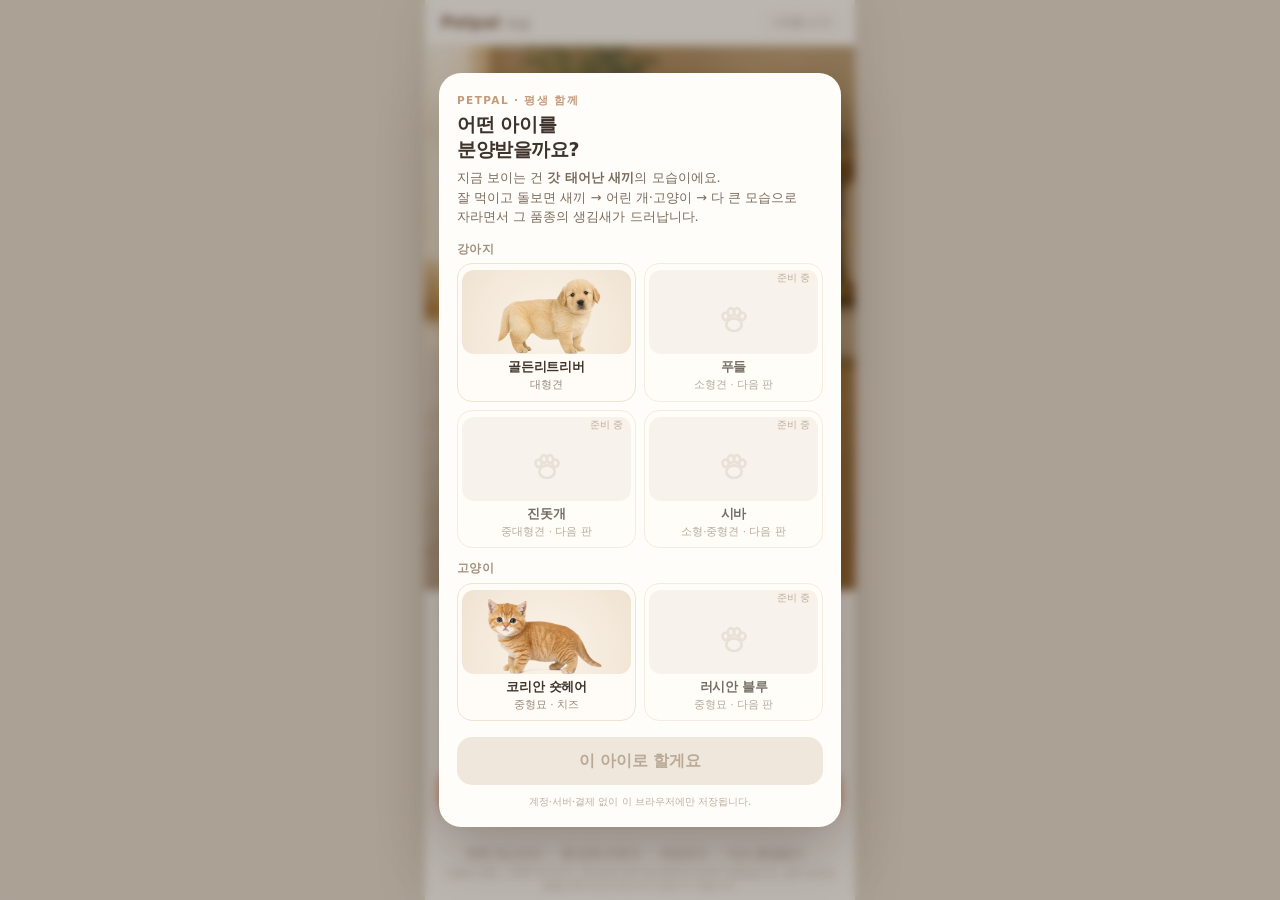
<file: index.html>
<!DOCTYPE html>
<html lang="ko">
<head>
<meta charset="utf-8" />
<meta name="viewport" content="width=device-width, initial-scale=1, viewport-fit=cover" />
<meta name="color-scheme" content="light" />
<title>펫팔 Petpal — 평생 함께</title>
<link rel="stylesheet" href="style.css" />
</head>
<body>
<div id="app">

  <header class="topbar">
    <div class="brand"><span class="brand-en">Petpal</span><span class="brand-kr">펫팔</span></div>
    <div class="ver">시제품 v1.0</div>
  </header>

  <main class="stage" id="stage" data-tod="day">
    <div class="scene" id="scene" aria-hidden="true"></div>
    <div class="scrim" aria-hidden="true"></div>
    <div class="petShadow" id="petShadow" aria-hidden="true"></div>

    <div class="petBox" id="petBox">
      <img class="petLayer" id="petA" alt="" draggable="false" />
      <img class="petLayer" id="petB" alt="" draggable="false" />
    </div>

    <div class="props" aria-hidden="true">
      <div class="prop bowl" id="bowlFood">
        <svg viewBox="0 0 64 40"><ellipse cx="32" cy="36" rx="26" ry="4" fill="#000" opacity=".10"/><path d="M6 12h52a3 3 0 0 1 3 3.2C60 26 48 34 32 34S4 26 3 15.2A3 3 0 0 1 6 12Z" fill="#C9834E"/><ellipse cx="32" cy="12" rx="26" ry="5" fill="#8A5A33"/><circle cx="24" cy="11" r="3" fill="#A9703F"/><circle cx="32" cy="10" r="3.2" fill="#A9703F"/><circle cx="40" cy="11" r="2.8" fill="#A9703F"/></svg>
      </div>
      <div class="prop bowl" id="bowlWater">
        <svg viewBox="0 0 64 40"><ellipse cx="32" cy="36" rx="26" ry="4" fill="#000" opacity=".10"/><path d="M6 12h52a3 3 0 0 1 3 3.2C60 26 48 34 32 34S4 26 3 15.2A3 3 0 0 1 6 12Z" fill="#9FB9C9"/><ellipse cx="32" cy="12" rx="26" ry="5" fill="#6FA3C4"/><ellipse cx="32" cy="12" rx="20" ry="3.4" fill="#BFE0F2"/></svg>
      </div>
      <div class="prop toy" id="toyBall">
        <svg viewBox="0 0 40 40"><circle cx="20" cy="21" r="13" fill="#EE9AA8"/><path d="M8 15c7 4 17 4 24 0" stroke="#FFF6F0" stroke-width="2.4" fill="none" opacity=".85"/><ellipse cx="20" cy="35" rx="12" ry="2.6" fill="#000" opacity=".10"/></svg>
      </div>
    </div>

    <div class="effects" id="effects" aria-hidden="true"></div>
    <div class="bubble" id="bubble" hidden></div>
    <p class="stageTag" id="stageTag" hidden></p>
    <p class="narration" id="narration"></p>
  </main>

  <section class="panel">
    <div class="who">
      <span class="name" id="whoName">이름</span>
      <span class="meta" id="whoMeta"></span>
    </div>
    <div class="bars">
      <div class="barRow">
        <span class="bl">배부름</span>
        <span class="track"><i id="barFull" class="full"></i></span>
        <span class="bv" id="numFull">0</span>
      </div>
      <div class="barRow">
        <span class="bl">기분</span>
        <span class="track"><i id="barMood" class="mood"></i></span>
        <span class="bv" id="numMood">0</span>
      </div>
      <div class="barRow">
        <span class="bl">성장</span>
        <span class="track"><i id="barGrow" class="grow"></i></span>
        <span class="bv" id="numGrow">새끼</span>
      </div>
    </div>
    <p class="stall" id="stall" hidden></p>
  </section>

  <section class="controls">
    <div class="careRow">
      <button type="button" class="care" id="btnFeed">
        <svg viewBox="0 0 24 24" aria-hidden="true"><path d="M3.2 11.6h17.6a1 1 0 0 1 1 1.1C21.3 17.3 17.4 20.6 12 20.6S2.7 17.3 2.2 12.7a1 1 0 0 1 1-1.1Z" fill="currentColor"/><circle cx="9" cy="9.4" r="1.5" fill="#fff" opacity=".85"/><circle cx="13" cy="8.6" r="1.4" fill="#fff" opacity=".85"/><circle cx="16.4" cy="9.6" r="1.3" fill="#fff" opacity=".85"/></svg>
        <span>밥</span>
      </button>
      <button type="button" class="care" id="btnWater">
        <svg viewBox="0 0 24 24" aria-hidden="true"><path d="M12 3.2c.4 0 .7.2.9.5 1.3 2.1 5.2 8 5.2 10.6a6.1 6.1 0 0 1-12.2 0c0-2.6 3.9-8.5 5.2-10.6.2-.3.5-.5.9-.5Z" fill="currentColor"/></svg>
        <span>물</span>
      </button>
      <button type="button" class="care" id="btnWalk">
        <svg viewBox="0 0 24 24" aria-hidden="true"><ellipse cx="12" cy="15.8" rx="5.1" ry="4.2" fill="currentColor"/><ellipse cx="6.6" cy="10.6" rx="2.1" ry="2.4" fill="currentColor"/><ellipse cx="10" cy="7.8" rx="2.1" ry="2.5" fill="currentColor"/><ellipse cx="14" cy="7.8" rx="2.1" ry="2.5" fill="currentColor"/><ellipse cx="17.4" cy="10.6" rx="2.1" ry="2.4" fill="currentColor"/></svg>
        <span id="walkLabel">산책</span>
      </button>
      <button type="button" class="care" id="btnPet">
        <svg viewBox="0 0 24 24" aria-hidden="true"><path d="M12 20.6c-.4 0-.8-.2-1.1-.4C6.6 17 3.4 13.9 3.4 10.4 3.4 7.5 5.7 5.3 8.4 5.3c1.5 0 2.8.7 3.6 1.8.8-1.1 2.1-1.8 3.6-1.8 2.7 0 5 2.2 5 5.1 0 3.5-3.2 6.6-7.5 9.8-.3.2-.7.4-1.1.4Z" fill="currentColor"/></svg>
        <span>쓰다듬</span>
      </button>
    </div>
    <button type="button" class="call" id="callBtn">이름을 지어 주세요</button>
    <p class="hint" id="callHint"></p>
    <form class="talk" id="talkForm" hidden>
      <input id="talkInput" type="text" maxlength="60" placeholder="말을 걸어 보세요" autocomplete="off" />
      <button type="submit">보내기</button>
    </form>
  </section>

  <footer class="tools">
    <button type="button" class="tool" id="skipBtn">하루 지나가기</button>
    <span class="dot">·</span>
    <button type="button" class="tool" id="growBtn">한 단계 키우기</button>
    <span class="dot">·</span>
    <button type="button" class="tool" id="scoldBtn">야단치기</button>
    <span class="dot">·</span>
    <button type="button" class="tool" id="resetBtn">다시 분양받기</button>
    <span class="calls" id="callCount"></span>
  </footer>

  <p class="protoNote">시험용 버튼 — 하루 지나가기 · 한 단계 키우기는 빠르게 보려고 넣었습니다. 실제 설계는 밥을 하루 세 번 먹여 약 1년에 다 자랍니다.</p>
  <div class="errBar" id="errBar" hidden></div>
</div>

<!-- 분양 → 이름 -->
<div class="overlay" id="adopt" hidden>
  <div class="sheet">
    <div class="step" id="stepBreed">
      <p class="eyebrow">PETPAL · 평생 함께</p>
      <h1>어떤 아이를<br>분양받을까요?</h1>
      <p class="lead">지금 보이는 건 <b>갓 태어난 새끼</b>의 모습이에요.<br>잘 먹이고 돌보면 새끼 → 어린 개·고양이 → 다 큰 모습으로<br>자라면서 그 품종의 생김새가 드러납니다.</p>
      <p class="groupTitle">강아지</p>
      <div class="grid" id="gridDog"></div>
      <p class="groupTitle">고양이</p>
      <div class="grid" id="gridCat"></div>
      <button type="button" class="primary" id="breedOk" disabled>이 아이로 할게요</button>
      <p class="fine">계정·서버·결제 없이 이 브라우저에만 저장됩니다.</p>
    </div>
    <div class="step" id="stepName" hidden>
      <div class="picked" id="pickedArt"></div>
      <h1 id="stepNameTitle">이름을 지어 주세요</h1>
      <p class="lead" id="stepNameLead"></p>
      <input id="nameInput" type="text" maxlength="8" placeholder="예: 몽이" autocomplete="off" spellcheck="false" />
      <button type="button" class="primary" id="nameOk" disabled>이 이름으로 부를게요</button>
      <button type="button" class="ghost" id="backBtn">품종 다시 고르기</button>
      <p class="fine">한글 또는 영문 2~8자 · 몇 번 부르다 보면 이 아이가 알아듣게 됩니다.</p>
    </div>
  </div>
</div>

<script src="talk.js"></script>
<script src="app.js"></script>
</body>
</html>
</file>
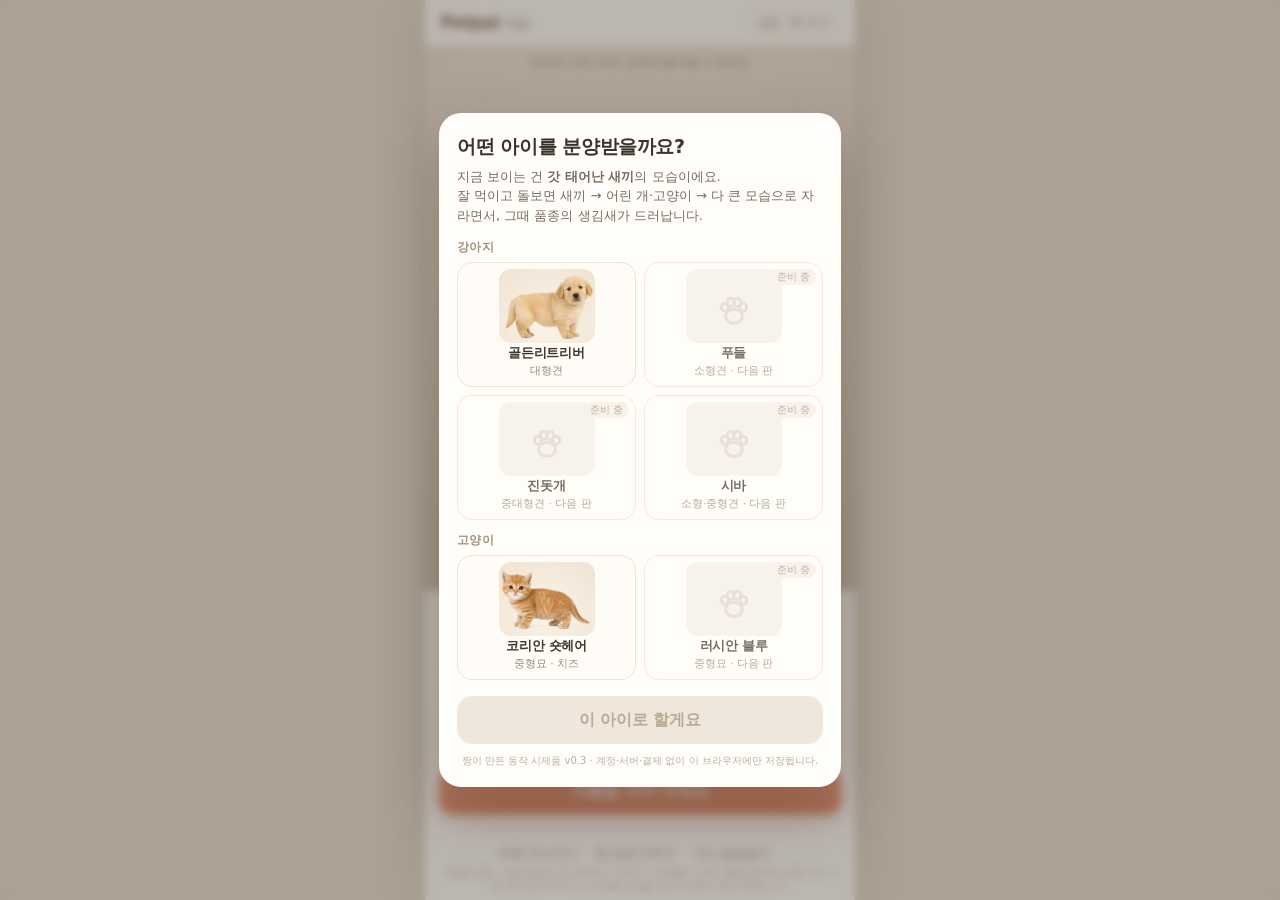
<file: experiment-3d/index.html>
<!DOCTYPE html>
<html lang="ko">
<head>
<meta charset="utf-8" />
<meta name="viewport" content="width=device-width, initial-scale=1, viewport-fit=cover" />
<meta name="color-scheme" content="light" />
<title>펫팔 Petpal — 3D 실험판 v0.3</title>
<link rel="stylesheet" href="style.css" />
</head>
<body>
<div id="app">

  <header class="topbar">
    <div class="brand"><span class="brand-en">Petpal</span><span class="brand-kr">펫팔</span></div>
    <div class="ver">실험 · 3D v0.3</div>
  </header>

  <main class="stage" id="stage" data-tod="day">
    <div class="scene" id="scene" aria-hidden="true"></div>
    <div class="scrim" aria-hidden="true"></div>
    <canvas id="petCanvas" class="petCanvas"></canvas>

    <div class="props" id="props" aria-hidden="true">
      <div class="prop bowl" id="bowlFood">
        <svg viewBox="0 0 64 40"><ellipse cx="32" cy="36" rx="26" ry="4" fill="#000" opacity=".10"/><path d="M6 12h52a3 3 0 0 1 3 3.2C60 26 48 34 32 34S4 26 3 15.2A3 3 0 0 1 6 12Z" fill="#C9834E"/><ellipse cx="32" cy="12" rx="26" ry="5" fill="#8A5A33"/><circle cx="24" cy="11" r="3" fill="#A9703F"/><circle cx="32" cy="10" r="3.2" fill="#A9703F"/><circle cx="40" cy="11" r="2.8" fill="#A9703F"/></svg>
      </div>
      <div class="prop bowl" id="bowlWater">
        <svg viewBox="0 0 64 40"><ellipse cx="32" cy="36" rx="26" ry="4" fill="#000" opacity=".10"/><path d="M6 12h52a3 3 0 0 1 3 3.2C60 26 48 34 32 34S4 26 3 15.2A3 3 0 0 1 6 12Z" fill="#9FB9C9"/><ellipse cx="32" cy="12" rx="26" ry="5" fill="#6FA3C4"/><ellipse cx="32" cy="12" rx="20" ry="3.4" fill="#BFE0F2"/></svg>
      </div>
      <div class="prop toy" id="toyBall">
        <svg viewBox="0 0 40 40"><circle cx="20" cy="21" r="13" fill="#EE9AA8"/><path d="M8 15c7 4 17 4 24 0" stroke="#FFF6F0" stroke-width="2.4" fill="none" opacity=".85"/><ellipse cx="20" cy="35" rx="12" ry="2.6" fill="#000" opacity=".10"/></svg>
      </div>
    </div>

    <div class="effects" id="effects" aria-hidden="true"></div>
    <div class="bubble" id="bubble" hidden></div>
    <p class="narration" id="narration"></p>
    <p class="dragHint" id="dragHint">좌우로 드래그하면 입체로 돌려 볼 수 있어요</p>
  </main>

  <section class="panel">
    <div class="who">
      <span class="name" id="whoName">이름</span>
      <span class="meta" id="whoMeta"></span>
    </div>
    <div class="bars">
      <div class="barRow">
        <span class="bl">배부름</span>
        <span class="track"><i id="barFull" class="full"></i></span>
        <span class="bv" id="numFull">0</span>
      </div>
      <div class="barRow">
        <span class="bl">기분</span>
        <span class="track"><i id="barMood" class="mood"></i></span>
        <span class="bv" id="numMood">0</span>
      </div>
      <div class="barRow">
        <span class="bl">성장</span>
        <span class="track"><i id="barGrow" class="grow"></i></span>
        <span class="bv" id="numGrow">새끼</span>
      </div>
    </div>
    <p class="stall" id="stall" hidden></p>
  </section>

  <section class="controls">
    <div class="careRow">
      <button type="button" class="care" id="btnFeed">
        <svg viewBox="0 0 24 24" aria-hidden="true"><path d="M3.2 11.6h17.6a1 1 0 0 1 1 1.1C21.3 17.3 17.4 20.6 12 20.6S2.7 17.3 2.2 12.7a1 1 0 0 1 1-1.1Z" fill="currentColor"/><circle cx="9" cy="9.4" r="1.5" fill="#fff" opacity=".85"/><circle cx="13" cy="8.6" r="1.4" fill="#fff" opacity=".85"/><circle cx="16.4" cy="9.6" r="1.3" fill="#fff" opacity=".85"/></svg>
        <span>밥</span>
      </button>
      <button type="button" class="care" id="btnWater">
        <svg viewBox="0 0 24 24" aria-hidden="true"><path d="M12 3.2c.4 0 .7.2.9.5 1.3 2.1 5.2 8 5.2 10.6a6.1 6.1 0 0 1-12.2 0c0-2.6 3.9-8.5 5.2-10.6.2-.3.5-.5.9-.5Z" fill="currentColor"/></svg>
        <span>물</span>
      </button>
      <button type="button" class="care" id="btnWalk">
        <svg viewBox="0 0 24 24" aria-hidden="true"><ellipse cx="12" cy="15.8" rx="5.1" ry="4.2" fill="currentColor"/><ellipse cx="6.6" cy="10.6" rx="2.1" ry="2.4" fill="currentColor"/><ellipse cx="10" cy="7.8" rx="2.1" ry="2.5" fill="currentColor"/><ellipse cx="14" cy="7.8" rx="2.1" ry="2.5" fill="currentColor"/><ellipse cx="17.4" cy="10.6" rx="2.1" ry="2.4" fill="currentColor"/></svg>
        <span id="walkLabel">산책</span>
      </button>
      <button type="button" class="care" id="btnPet">
        <svg viewBox="0 0 24 24" aria-hidden="true"><path d="M12 20.6c-.4 0-.8-.2-1.1-.4C6.6 17 3.4 13.9 3.4 10.4 3.4 7.5 5.7 5.3 8.4 5.3c1.5 0 2.8.7 3.6 1.8.8-1.1 2.1-1.8 3.6-1.8 2.7 0 5 2.2 5 5.1 0 3.5-3.2 6.6-7.5 9.8-.3.2-.7.4-1.1.4Z" fill="currentColor"/></svg>
        <span>쓰다듬</span>
      </button>
    </div>
    <button type="button" class="call" id="callBtn">이름을 지어 주세요</button>
    <p class="hint" id="callHint"></p>
  </section>

  <footer class="tools">
    <button type="button" class="tool" id="skipBtn">하루 지나가기</button>
    <span class="dot">·</span>
    <button type="button" class="tool" id="growBtn">한 단계 키우기</button>
    <span class="dot">·</span>
    <button type="button" class="tool" id="resetBtn">다시 분양받기</button>
    <span class="calls" id="callCount"></span>
  </footer>

  <p class="protoNote">시험용 설정 · 실제 설계는 약 1년에 다 자라고, 시제품은 그보다 훨씬 빠르게 자랍니다. 아래 '한 단계 키우기'는 단계별 모습을 보려고 넣은 시험 버튼입니다.</p>
  <div class="errBar" id="errBar" hidden></div>
</div>

<!-- 분양 → 이름 -->
<div class="overlay" id="adopt" hidden>
  <div class="sheet">
    <div class="step" id="stepBreed">
      <h1>어떤 아이를 분양받을까요?</h1>
      <p class="lead">지금 보이는 건 <b>갓 태어난 새끼</b>의 모습이에요.<br />잘 먹이고 돌보면 새끼 → 어린 개·고양이 → 다 큰 모습으로 자라면서, 그때 품종의 생김새가 드러납니다.</p>
      <p class="groupTitle">강아지</p>
      <div class="grid" id="gridDog"></div>
      <p class="groupTitle">고양이</p>
      <div class="grid" id="gridCat"></div>
      <button type="button" class="primary" id="breedOk" disabled>이 아이로 할게요</button>
      <p class="fine">짱이 만든 동작 시제품 v0.3 · 계정·서버·결제 없이 이 브라우저에만 저장됩니다.</p>
    </div>
    <div class="step" id="stepName" hidden>
      <div class="picked" id="pickedArt"></div>
      <h1 id="stepNameTitle">이름을 지어 주세요</h1>
      <p class="lead" id="stepNameLead"></p>
      <input id="nameInput" type="text" maxlength="8" placeholder="예: 몽이" autocomplete="off" spellcheck="false" />
      <button type="button" class="primary" id="nameOk" disabled>이 이름으로 부를게요</button>
      <button type="button" class="ghost" id="backBtn">품종 다시 고르기</button>
    </div>
  </div>
</div>

<script src="lib/three.min.js"></script>
<script src="../assets/3d/manifest.js"></script>
<script src="pet3d.js"></script>
<script src="app.js"></script>
</body>
</html>
</file>
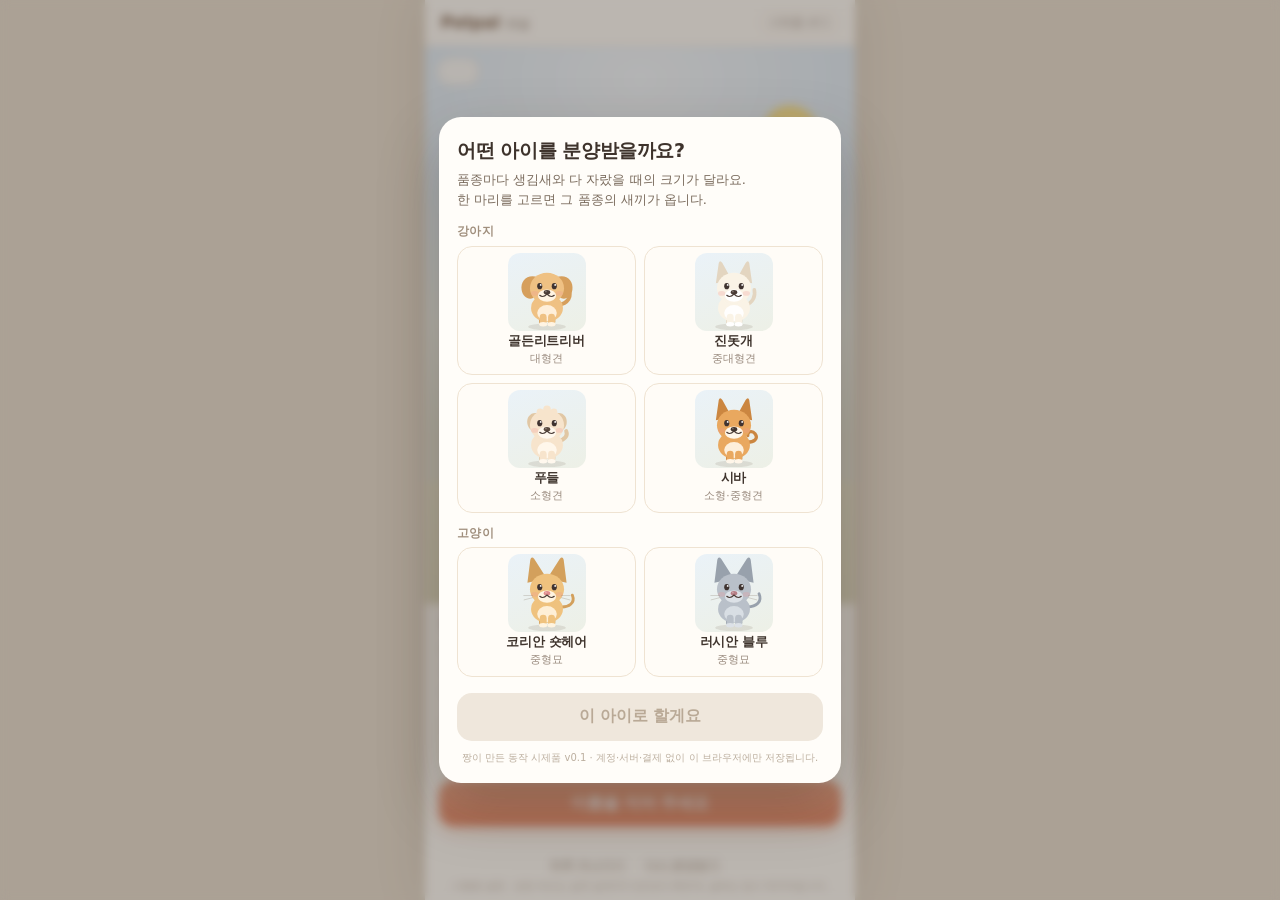
<file: v0.1/index.html>
<!DOCTYPE html>
<html lang="ko">
<head>
<meta charset="utf-8" />
<meta name="viewport" content="width=device-width, initial-scale=1, viewport-fit=cover" />
<meta name="color-scheme" content="light" />
<title>펫팔 Petpal — 동작 시제품 v0.1</title>
<link rel="stylesheet" href="style.css" />
</head>
<body>

<div id="app">

  <header class="topbar">
    <div class="brand"><span class="brand-en">Petpal</span><span class="brand-kr">펫팔</span></div>
    <div class="ver">시제품 v0.1</div>
  </header>

  <main class="stage" id="stage" data-event="sun">
    <div class="sky" aria-hidden="true"></div>
    <div class="rain" aria-hidden="true"></div>
    <div class="ground" aria-hidden="true"></div>

    <div class="eventChip" id="eventChip">
      <span class="eventIco" id="eventIco"></span>
      <span class="eventTx" id="eventText"></span>
    </div>

    <div class="effects" id="effects" aria-hidden="true"></div>

    <div class="petwrap" id="petWrap">
      <div class="bubble" id="bubble" hidden></div>
      <div class="petSlot" id="petSlot"></div>
    </div>

    <p class="narration" id="narration"></p>
  </main>

  <section class="panel">
    <div class="who">
      <span class="name" id="whoName">이름</span>
      <span class="meta" id="whoMeta"></span>
    </div>

    <div class="bars">
      <div class="barRow">
        <span class="bl">배부름</span>
        <span class="track"><i id="barFull" class="full"></i></span>
        <span class="bv" id="numFull">0</span>
      </div>
      <div class="barRow">
        <span class="bl">기분</span>
        <span class="track"><i id="barMood" class="mood"></i></span>
        <span class="bv" id="numMood">0</span>
      </div>
      <div class="barRow">
        <span class="bl">성장</span>
        <span class="track"><i id="barGrow" class="grow"></i></span>
        <span class="bv" id="numGrow">새끼</span>
      </div>
    </div>
    <p class="stall" id="stall" hidden></p>
  </section>

  <section class="controls">
    <div class="careRow">
      <button type="button" class="care" id="btnFeed">
        <svg viewBox="0 0 24 24" aria-hidden="true">
          <path d="M3.2 11.6h17.6a1 1 0 0 1 1 1.1C21.3 17.3 17.4 20.6 12 20.6S2.7 17.3 2.2 12.7a1 1 0 0 1 1-1.1Z" fill="currentColor"/>
          <circle cx="9" cy="9.4" r="1.5" fill="#fff" opacity=".85"/>
          <circle cx="13" cy="8.6" r="1.4" fill="#fff" opacity=".85"/>
          <circle cx="16.4" cy="9.6" r="1.3" fill="#fff" opacity=".85"/>
        </svg>
        <span>밥</span>
      </button>
      <button type="button" class="care" id="btnWater">
        <svg viewBox="0 0 24 24" aria-hidden="true">
          <path d="M12 3.2c.4 0 .7.2.9.5 1.3 2.1 5.2 8 5.2 10.6a6.1 6.1 0 0 1-12.2 0c0-2.6 3.9-8.5 5.2-10.6.2-.3.5-.5.9-.5Z" fill="currentColor"/>
        </svg>
        <span>물</span>
      </button>
      <button type="button" class="care" id="btnWalk">
        <svg viewBox="0 0 24 24" aria-hidden="true">
          <ellipse cx="12" cy="15.8" rx="5.1" ry="4.2" fill="currentColor"/>
          <ellipse cx="6.6" cy="10.6" rx="2.1" ry="2.4" fill="currentColor"/>
          <ellipse cx="10" cy="7.8" rx="2.1" ry="2.5" fill="currentColor"/>
          <ellipse cx="14" cy="7.8" rx="2.1" ry="2.5" fill="currentColor"/>
          <ellipse cx="17.4" cy="10.6" rx="2.1" ry="2.4" fill="currentColor"/>
        </svg>
        <span>산책</span>
      </button>
      <button type="button" class="care" id="btnPet">
        <svg viewBox="0 0 24 24" aria-hidden="true">
          <path d="M12 20.6c-.4 0-.8-.2-1.1-.4C6.6 17 3.4 13.9 3.4 10.4 3.4 7.5 5.7 5.3 8.4 5.3c1.5 0 2.8.7 3.6 1.8.8-1.1 2.1-1.8 3.6-1.8 2.7 0 5 2.2 5 5.1 0 3.5-3.2 6.6-7.5 9.8-.3.2-.7.4-1.1.4Z" fill="currentColor"/>
        </svg>
        <span>쓰다듬</span>
      </button>
    </div>

    <button type="button" class="call" id="callBtn">이름을 지어 주세요</button>
    <p class="hint" id="callHint"></p>
  </section>

  <footer class="tools">
    <button type="button" class="tool" id="skipBtn">하루 지나가기</button>
    <span class="dot">·</span>
    <button type="button" class="tool" id="resetBtn">다시 분양받기</button>
    <span class="calls" id="callCount"></span>
  </footer>
  <p class="protoNote">시험용 설정 · 성장 속도는 실제 설계(약 1년)보다 빠르게, 날씨는 임시 데이터입니다.</p>

  <div class="errBar" id="errBar" hidden></div>

</div>

<!-- 분양 → 이름 -->
<div class="overlay" id="adopt" hidden>
  <div class="sheet">

    <div class="step" id="stepBreed">
      <h1>어떤 아이를 분양받을까요?</h1>
      <p class="lead">품종마다 생김새와 다 자랐을 때의 크기가 달라요.<br />한 마리를 고르면 그 품종의 새끼가 옵니다.</p>

      <p class="groupTitle">강아지</p>
      <div class="grid" id="gridDog"></div>

      <p class="groupTitle">고양이</p>
      <div class="grid" id="gridCat"></div>

      <button type="button" class="primary" id="breedOk" disabled>이 아이로 할게요</button>
      <p class="fine">짱이 만든 동작 시제품 v0.1 · 계정·서버·결제 없이 이 브라우저에만 저장됩니다.</p>
    </div>

    <div class="step" id="stepName" hidden>
      <div class="picked" id="pickedArt"></div>
      <h1 id="stepNameTitle">이름을 지어 주세요</h1>
      <p class="lead" id="stepNameLead"></p>
      <input id="nameInput" type="text" maxlength="8" placeholder="예: 몽이" autocomplete="off" spellcheck="false" />
      <button type="button" class="primary" id="nameOk" disabled>이 이름으로 부를게요</button>
      <button type="button" class="ghost" id="backBtn">품종 다시 고르기</button>
    </div>

  </div>
</div>

<script src="app.js"></script>
</body>
</html>
</file>
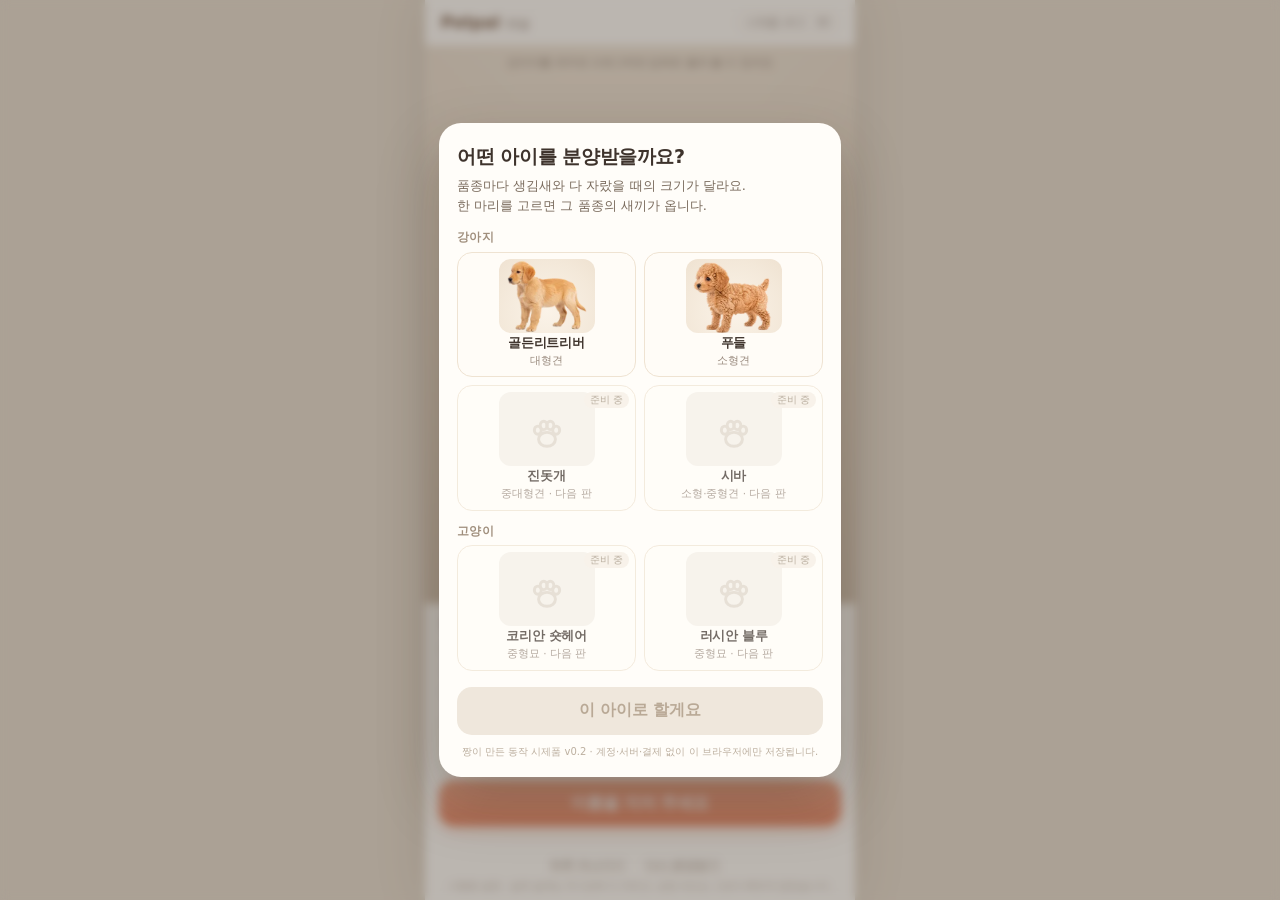
<file: v0.2/index.html>
<!DOCTYPE html>
<html lang="ko">
<head>
<meta charset="utf-8" />
<meta name="viewport" content="width=device-width, initial-scale=1, viewport-fit=cover" />
<meta name="color-scheme" content="light" />
<title>펫팔 Petpal — 동작 시제품 v0.2</title>
<link rel="stylesheet" href="style.css" />
</head>
<body>
<div id="app">

  <header class="topbar">
    <div class="brand"><span class="brand-en">Petpal</span><span class="brand-kr">펫팔</span></div>
    <div class="ver">시제품 v0.2 · 3D</div>
  </header>

  <main class="stage" id="stage" data-tod="day">
    <div class="scene" id="scene" aria-hidden="true"></div>
    <div class="scrim" aria-hidden="true"></div>
    <canvas id="petCanvas" class="petCanvas"></canvas>

    <div class="props" id="props" aria-hidden="true">
      <div class="prop bowl" id="bowlFood">
        <svg viewBox="0 0 64 40"><ellipse cx="32" cy="36" rx="26" ry="4" fill="#000" opacity=".10"/><path d="M6 12h52a3 3 0 0 1 3 3.2C60 26 48 34 32 34S4 26 3 15.2A3 3 0 0 1 6 12Z" fill="#C9834E"/><ellipse cx="32" cy="12" rx="26" ry="5" fill="#8A5A33"/><circle cx="24" cy="11" r="3" fill="#A9703F"/><circle cx="32" cy="10" r="3.2" fill="#A9703F"/><circle cx="40" cy="11" r="2.8" fill="#A9703F"/></svg>
      </div>
      <div class="prop bowl" id="bowlWater">
        <svg viewBox="0 0 64 40"><ellipse cx="32" cy="36" rx="26" ry="4" fill="#000" opacity=".10"/><path d="M6 12h52a3 3 0 0 1 3 3.2C60 26 48 34 32 34S4 26 3 15.2A3 3 0 0 1 6 12Z" fill="#9FB9C9"/><ellipse cx="32" cy="12" rx="26" ry="5" fill="#6FA3C4"/><ellipse cx="32" cy="12" rx="20" ry="3.4" fill="#BFE0F2"/></svg>
      </div>
    </div>

    <div class="effects" id="effects" aria-hidden="true"></div>
    <div class="bubble" id="bubble" hidden></div>
    <p class="narration" id="narration"></p>
    <p class="dragHint" id="dragHint">강아지를 좌우로 드래그하면 입체로 돌려 볼 수 있어요</p>
  </main>

  <section class="panel">
    <div class="who">
      <span class="name" id="whoName">이름</span>
      <span class="meta" id="whoMeta"></span>
    </div>
    <div class="bars">
      <div class="barRow">
        <span class="bl">배부름</span>
        <span class="track"><i id="barFull" class="full"></i></span>
        <span class="bv" id="numFull">0</span>
      </div>
      <div class="barRow">
        <span class="bl">기분</span>
        <span class="track"><i id="barMood" class="mood"></i></span>
        <span class="bv" id="numMood">0</span>
      </div>
      <div class="barRow">
        <span class="bl">성장</span>
        <span class="track"><i id="barGrow" class="grow"></i></span>
        <span class="bv" id="numGrow">새끼</span>
      </div>
    </div>
    <p class="stall" id="stall" hidden></p>
  </section>

  <section class="controls">
    <div class="careRow">
      <button type="button" class="care" id="btnFeed">
        <svg viewBox="0 0 24 24" aria-hidden="true"><path d="M3.2 11.6h17.6a1 1 0 0 1 1 1.1C21.3 17.3 17.4 20.6 12 20.6S2.7 17.3 2.2 12.7a1 1 0 0 1 1-1.1Z" fill="currentColor"/><circle cx="9" cy="9.4" r="1.5" fill="#fff" opacity=".85"/><circle cx="13" cy="8.6" r="1.4" fill="#fff" opacity=".85"/><circle cx="16.4" cy="9.6" r="1.3" fill="#fff" opacity=".85"/></svg>
        <span>밥</span>
      </button>
      <button type="button" class="care" id="btnWater">
        <svg viewBox="0 0 24 24" aria-hidden="true"><path d="M12 3.2c.4 0 .7.2.9.5 1.3 2.1 5.2 8 5.2 10.6a6.1 6.1 0 0 1-12.2 0c0-2.6 3.9-8.5 5.2-10.6.2-.3.5-.5.9-.5Z" fill="currentColor"/></svg>
        <span>물</span>
      </button>
      <button type="button" class="care" id="btnWalk">
        <svg viewBox="0 0 24 24" aria-hidden="true"><ellipse cx="12" cy="15.8" rx="5.1" ry="4.2" fill="currentColor"/><ellipse cx="6.6" cy="10.6" rx="2.1" ry="2.4" fill="currentColor"/><ellipse cx="10" cy="7.8" rx="2.1" ry="2.5" fill="currentColor"/><ellipse cx="14" cy="7.8" rx="2.1" ry="2.5" fill="currentColor"/><ellipse cx="17.4" cy="10.6" rx="2.1" ry="2.4" fill="currentColor"/></svg>
        <span>산책</span>
      </button>
      <button type="button" class="care" id="btnPet">
        <svg viewBox="0 0 24 24" aria-hidden="true"><path d="M12 20.6c-.4 0-.8-.2-1.1-.4C6.6 17 3.4 13.9 3.4 10.4 3.4 7.5 5.7 5.3 8.4 5.3c1.5 0 2.8.7 3.6 1.8.8-1.1 2.1-1.8 3.6-1.8 2.7 0 5 2.2 5 5.1 0 3.5-3.2 6.6-7.5 9.8-.3.2-.7.4-1.1.4Z" fill="currentColor"/></svg>
        <span>쓰다듬</span>
      </button>
    </div>
    <button type="button" class="call" id="callBtn">이름을 지어 주세요</button>
    <p class="hint" id="callHint"></p>
  </section>

  <footer class="tools">
    <button type="button" class="tool" id="skipBtn">하루 지나가기</button>
    <span class="dot">·</span>
    <button type="button" class="tool" id="resetBtn">다시 분양받기</button>
    <span class="calls" id="callCount"></span>
  </footer>

  <p class="protoNote">시험용 설정 · 실제 설계는 약 1년에 다 자라고, 성장 속도는 그보다 빠르게 잡았습니다.</p>
  <div class="errBar" id="errBar" hidden></div>
</div>

<!-- 분양 → 이름 -->
<div class="overlay" id="adopt" hidden>
  <div class="sheet">
    <div class="step" id="stepBreed">
      <h1>어떤 아이를 분양받을까요?</h1>
      <p class="lead">품종마다 생김새와 다 자랐을 때의 크기가 달라요.<br />한 마리를 고르면 그 품종의 새끼가 옵니다.</p>
      <p class="groupTitle">강아지</p>
      <div class="grid" id="gridDog"></div>
      <p class="groupTitle">고양이</p>
      <div class="grid" id="gridCat"></div>
      <button type="button" class="primary" id="breedOk" disabled>이 아이로 할게요</button>
      <p class="fine">짱이 만든 동작 시제품 v0.2 · 계정·서버·결제 없이 이 브라우저에만 저장됩니다.</p>
    </div>
    <div class="step" id="stepName" hidden>
      <div class="picked" id="pickedArt"></div>
      <h1 id="stepNameTitle">이름을 지어 주세요</h1>
      <p class="lead" id="stepNameLead"></p>
      <input id="nameInput" type="text" maxlength="8" placeholder="예: 몽이" autocomplete="off" spellcheck="false" />
      <button type="button" class="primary" id="nameOk" disabled>이 이름으로 부를게요</button>
      <button type="button" class="ghost" id="backBtn">품종 다시 고르기</button>
    </div>
  </div>
</div>

<script src="lib/three.min.js"></script>
<script src="assets/manifest.js"></script>
<script src="pet3d.js"></script>
<script src="app.js"></script>
</body>
</html>
</file>
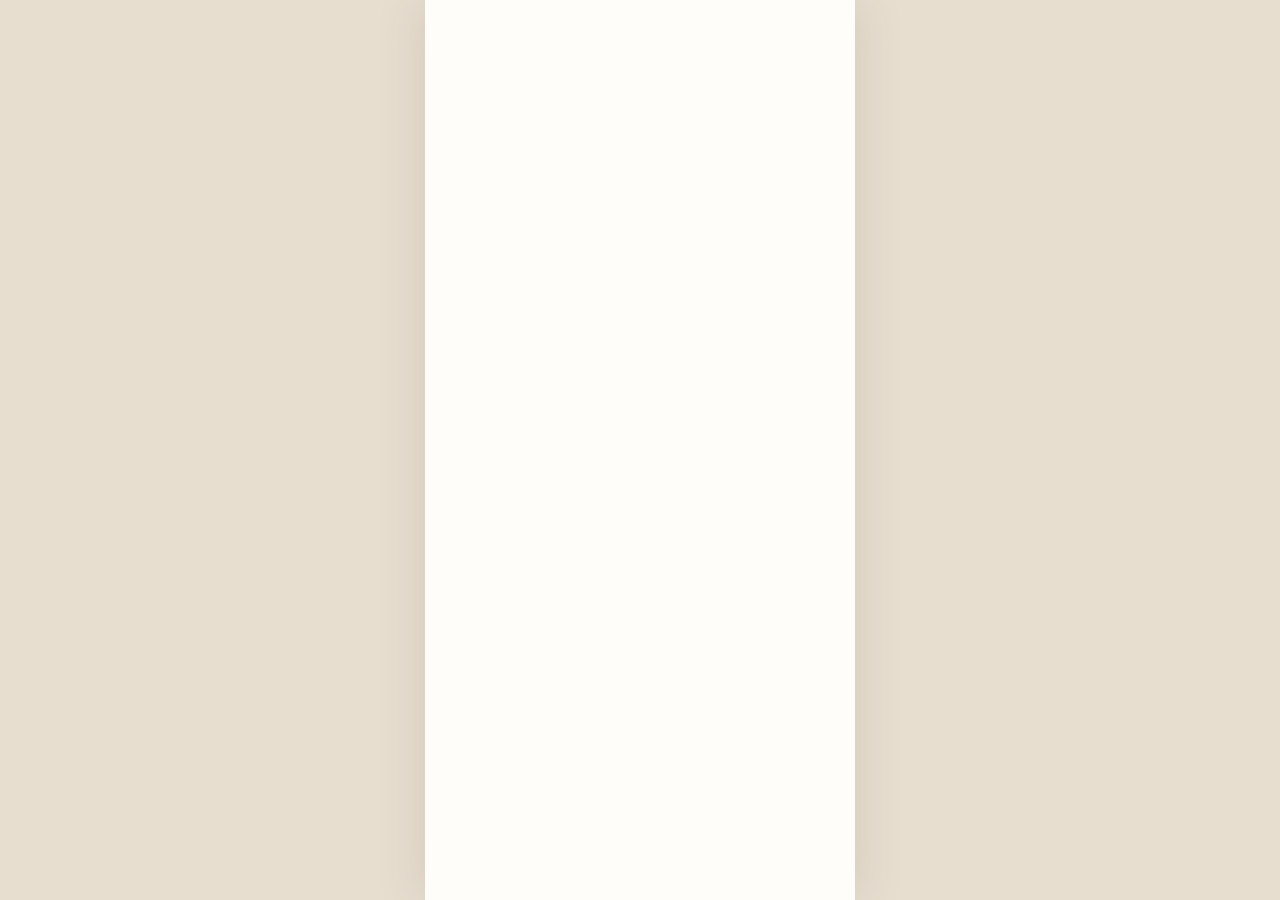
<file: old-index.html>
<!doctype html>
<html lang="ko">
<head>
  <meta charset="utf-8">
  <meta name="viewport" content="width=device-width, initial-scale=1, viewport-fit=cover">
  <title>펫팔 · 평생 함께</title>
  <link rel="stylesheet" href="style.css">
</head>
<body>
  <main id="app" aria-live="polite"></main>
  <template id="adoption-template">
    <section class="adoption">
      <div class="welcome-mark">♥</div><p class="eyebrow">PETPAL</p>
      <h1>보고 싶은 마음을<br>매일의 돌봄으로.</h1>
      <p class="intro">아기 때부터 천천히 자라나는 한 아이와<br>평생 함께해요.</p>
      <button class="primary wide" data-action="start-adoption">분양받기</button>
    </section>
  </template>
  <template id="setup-template">
    <section class="setup"><button class="back" data-action="back-welcome">‹</button>
      <p class="eyebrow">첫 만남</p><h1>어떤 아이와<br>함께할까요?</h1>
      <div class="breed-grid">
        <button class="breed-card" data-breed="golden"><span class="breed-icon dog-icon">🐶</span><b>골든리트리버</b><small>따뜻하고 다정한 친구</small></button>
        <button class="breed-card" data-breed="ksh"><span class="breed-icon cat-icon">🐱</span><b>코리안 숏헤어</b><small>조용히 곁을 지키는 친구</small></button>
      </div>
    </section>
  </template>
  <template id="name-template">
    <section class="naming"><button class="back" data-action="back-breed">‹</button>
      <p class="eyebrow">새끼 모습</p><div id="preview-pet" class="preview-pet"></div>
      <h1><span id="chosen-breed"></span>에게<br>이름을 선물해 주세요.</h1>
      <label class="name-input"><span>이름 (한글 또는 영문, 2~10자)</span><input id="name-field" maxlength="10" autocomplete="off" placeholder="예: 구름" autofocus></label>
      <p id="name-help" class="form-help">부를수록 이 이름을 알아갈 거예요.</p>
      <button class="primary wide" data-action="complete-adoption">함께하기</button>
    </section>
  </template>
  <template id="home-template">
    <section class="home">
      <header><div><p class="eyebrow">평생 함께</p><h1 id="pet-title"></h1></div><button class="day-skip" data-action="skip-day" title="시험용">+ 하루</button></header>
      <div class="home-scene" id="home-scene"><div class="window"></div><div class="plant">🌿</div><div class="speech" id="speech"></div><div id="pet-art" class="pet-art"></div><div id="effect" class="effect"></div></div>
      <button class="call-button" data-action="call-name">“<span id="call-name"></span>” 부르기</button>
      <p class="learning" id="learning"></p>
      <div class="meters" id="meters"></div>
      <div class="care-actions">
        <button data-action="feed"><span>🍚</span>밥 주기</button><button data-action="water"><span>💧</span>물 주기</button><button data-action="walk"><span>🦮</span>산책</button><button data-action="play"><span>🧶</span>놀아주기</button><button data-action="pet"><span>🫳</span>쓰다듬기</button>
      </div>
    </section>
  </template>
  <template id="record-template"><section class="subpage"><h1>우리의 기록</h1><div class="record-hero" id="record-pet"></div><div class="record-list" id="record-list"></div></section></template>
  <template id="settings-template"><section class="subpage"><h1>설정</h1><div class="setting-box"><h2>이름 바꾸기</h2><p>이름을 바꾸면 새 이름을 다시 알아가는 시간이 필요해요.</p><input id="rename-field" maxlength="10" placeholder="새 이름"><button class="secondary" data-action="rename">이름 바꾸기</button></div><div class="setting-box danger"><h2>처음부터</h2><p>함께한 기록이 모두 사라집니다.</p><button class="danger-btn" data-action="reset">처음부터 시작하기</button></div></section></template>
  <nav id="tabs" class="tabs" hidden><button data-tab="home">⌂<span>키우기</span></button><button data-tab="record">▣<span>기록</span></button><button data-tab="settings">⚙<span>설정</span></button></nav>
  <script src="app.js"></script>
</body></html>
</file>
<file: style.css>
/* 펫팔 v1.0 — 스타일
   사진 배경 + 잘라 낸 사진(png/webp). 바깥 라이브러리 없음. */

:root {
  --ink: #3E332C;
  --muted: #9A8B7F;
  --line: #EFE3D2;
  --card: #FFFDF9;
  --accent: #E98B6A;
  --accent-2: #F2A98C;
  --full: #E9A96B;
  --mood: #EE9AA8;
  --grow: #8FBF7F;
}

* { box-sizing: border-box; -webkit-tap-highlight-color: transparent; }
html, body { margin: 0; height: 100%; }

body {
  background: #E7DED0;
  color: var(--ink);
  font-family: "Apple SD Gothic Neo", Pretendard, "Noto Sans KR", "Malgun Gothic", system-ui, -apple-system, sans-serif;
  font-size: 15px;
  line-height: 1.45;
  display: flex;
  justify-content: center;
  align-items: stretch;
  overflow: hidden;
}

[hidden] { display: none !important; }

#app {
  position: relative;
  width: 100%;
  max-width: 430px;
  height: 100vh;
  height: 100dvh;
  display: flex;
  flex-direction: column;
  background: var(--card);
  box-shadow: 0 0 48px rgba(90, 70, 50, .14);
  overflow: hidden;
}

/* ── 상단 ───────────────────────────────── */
.topbar {
  flex: 0 0 auto;
  height: 46px;
  padding: 0 16px;
  display: flex;
  align-items: center;
  justify-content: space-between;
  border-bottom: 1px solid rgba(239, 227, 210, .7);
  background: var(--card);
  z-index: 6;
}
.brand { display: flex; align-items: baseline; gap: 6px; }
.brand-en { font-size: 16px; font-weight: 700; letter-spacing: .2px; color: #7A5C46; }
.brand-kr { font-size: 11.5px; color: var(--muted); }
.ver {
  font-size: 10.5px;
  color: var(--muted);
  border: 1px solid var(--line);
  border-radius: 999px;
  padding: 2px 8px;
}

/* ── 무대 ───────────────────────────────── */
.stage {
  position: relative;
  flex: 1 1 auto;
  min-height: 300px;
  overflow: hidden;
  background: #E9DCCB;
  touch-action: pan-y;
}
.scene {
  position: absolute;
  inset: 0;
  background-image: url("assets/backdrop.webp");
  background-size: cover;
  background-position: 50% 56%;
  transform: scale(1.03);
}
.stage[data-tod="night"] .scene { filter: brightness(.74) saturate(.88) hue-rotate(-8deg); }
.stage[data-tod="morning"] .scene { filter: brightness(1.04) saturate(1.02); }
.stage[data-tod="evening"] .scene { filter: brightness(.92) saturate(1.06) sepia(.10); }

.scrim {
  position: absolute;
  inset: 0;
  pointer-events: none;
  background:
    radial-gradient(120% 80% at 50% 40%, rgba(255, 250, 240, 0) 42%, rgba(120, 92, 64, .10) 100%),
    linear-gradient(180deg, rgba(255, 253, 246, .26) 0%, rgba(255, 253, 246, 0) 26%, rgba(60, 42, 28, .07) 100%);
  z-index: 1;
}
.stage[data-tod="night"] .scrim {
  background:
    radial-gradient(120% 80% at 50% 40%, rgba(255, 240, 210, .06) 0%, rgba(40, 30, 24, .24) 100%);
}

/* ── 아이 ───────────────────────────────── */
.petBox {
  position: absolute;
  left: 50%;
  bottom: 15%;
  height: var(--petH, 200px);
  translate: -50% 0;
  transform-origin: 50% 100%;
  z-index: 2;
  animation: breathe 4.6s ease-in-out infinite;
  will-change: transform;
}
@keyframes breathe {
  0%, 100% { transform: scale(1, 1); }
  50%      { transform: scale(1.006, 1.016); }
}

.petLayer {
  position: absolute;
  left: 0;
  bottom: 0;
  height: 100%;
  width: auto;
  max-width: none;
  translate: -50% 0;
  transform-origin: 50% 100%;
  scale: var(--sx, 1) 1;
  opacity: 0;
  transition: opacity var(--fade, 340ms) ease;
  filter: saturate(1) brightness(1);
  -webkit-user-drag: none;
  user-select: none;
}
.petLayer.on { opacity: 1; }

.petBox.sad .petLayer { filter: saturate(.62) brightness(.94) contrast(.98); }
.petBox.thin-1 .petLayer { filter: saturate(.82) brightness(.98); }
.petBox.thin-2 .petLayer { filter: saturate(.7) brightness(.96); }

.petBox.hopping {
  animation: hop 620ms cubic-bezier(.24, 1.4, .5, 1) 1, breathe 4.6s ease-in-out 640ms infinite;
}
@keyframes hop {
  0%   { transform: scale(1.02, .96) translateY(0); }
  22%  { transform: scale(.96, 1.05) translateY(-5px); }
  48%  { transform: scale(1, 1) translateY(calc(var(--petH) * -.16)); }
  72%  { transform: scale(1.02, .97) translateY(0); }
  86%  { transform: scale(.99, 1.01) translateY(-2px); }
  100% { transform: scale(1, 1) translateY(0); }
}

.petBox.walking {
  animation: walkBob 620ms ease-in-out infinite;
}
@keyframes walkBob {
  0%, 100% { transform: translateY(0) rotate(-.5deg); }
  25%      { transform: translateY(-4px) rotate(.4deg); }
  50%      { transform: translateY(0) rotate(.6deg); }
  75%      { transform: translateY(-4px) rotate(-.4deg); }
}

.petBox.petted {
  animation: petted 900ms ease-in-out 1, breathe 4.6s ease-in-out 920ms infinite;
}
@keyframes petted {
  0%, 100% { transform: scale(1, 1) rotate(0); }
  30%      { transform: scale(1.015, .99) rotate(-1.2deg); }
  60%      { transform: scale(1.01, 1.005) rotate(1.2deg); }
}

.petShadow {
  position: absolute;
  left: 50%;
  bottom: calc(15% - 9px);
  width: var(--shadowW, 140px);
  height: 20px;
  translate: -50% 0;
  border-radius: 50%;
  background: radial-gradient(50% 50% at 50% 50%, rgba(70, 50, 32, .40) 0%, rgba(70, 50, 32, .20) 48%, rgba(70, 50, 32, 0) 76%);
  filter: blur(1px);
  z-index: 1;
  transition: width .4s ease, opacity .4s ease;
}

.props { position: absolute; inset: 0; pointer-events: none; z-index: 3; }
.prop {
  position: absolute;
  width: 64px;
  opacity: 0;
  transform: translateY(6px) scale(.9);
  transition: opacity .25s, transform .3s;
}
.prop.on { opacity: 1; transform: none; }
.bowl { left: 22%; bottom: 12%; width: 68px; }
.bowl:last-of-type { left: auto; right: 21%; }
.toy  { left: 66%; bottom: 12%; width: 46px; }
.bowl svg, .toy svg { width: 100%; height: auto; display: block; }

.effects { position: absolute; inset: 0; overflow: hidden; pointer-events: none; z-index: 4; }
.fx {
  position: absolute;
  width: 26px;
  height: 26px;
  animation: fxUp 1.35s ease-out forwards;
}
.fx svg { width: 100%; height: 100%; display: block; }
@keyframes fxUp {
  0%   { opacity: 0; transform: translateY(8px) scale(.45); }
  18%  { opacity: 1; transform: translateY(0) scale(1); }
  100% { opacity: 0; transform: translateY(-70px) scale(1.06); }
}

.bubble {
  position: absolute;
  left: 50%;
  top: 12%;
  transform: translateX(-50%);
  max-width: 200px;
  padding: 7px 15px;
  background: #fff;
  border-radius: 16px;
  font-size: 15px;
  font-weight: 600;
  line-height: 1.3;
  color: #5C4B3F;
  text-align: center;
  box-shadow: 0 8px 20px rgba(80, 60, 40, .16);
  animation: pop .26s cubic-bezier(.2, 1.5, .4, 1);
  z-index: 5;
}
.bubble::after {
  content: "";
  position: absolute;
  left: 50%;
  bottom: -5px;
  width: 12px;
  height: 12px;
  background: #fff;
  border-radius: 2px;
  transform: translateX(-50%) rotate(45deg);
}
@keyframes pop {
  0% { opacity: 0; transform: translateX(-50%) scale(.72); }
  100% { opacity: 1; transform: translateX(-50%) scale(1); }
}

.stageTag {
  position: absolute;
  left: 12px;
  top: 10px;
  margin: 0;
  padding: 4px 10px;
  border-radius: 999px;
  background: rgba(255, 252, 246, .92);
  border: 1px solid rgba(233, 139, 106, .35);
  color: #B4713F;
  font-size: 11px;
  font-weight: 700;
  z-index: 5;
  animation: tagFade .34s ease-out;
}
@keyframes tagFade { from { opacity: 0; } to { opacity: 1; } }

.narration {
  position: absolute;
  left: 14px;
  right: 14px;
  bottom: 8px;
  margin: 0;
  min-height: 17px;
  padding: 4px 12px;
  border-radius: 999px;
  background: rgba(255, 252, 246, .78);
  text-align: center;
  font-size: 12.5px;
  color: #55473C;
  z-index: 5;
  opacity: 0;
  transition: opacity .35s;
  backdrop-filter: blur(2px);
}

/* ── 상태판 ─────────────────────────────── */
.panel {
  flex: 0 0 auto;
  padding: 9px 18px 4px;
  background: var(--card);
  border-top: 1px solid var(--line);
}
.who { display: flex; align-items: baseline; gap: 6px; margin-bottom: 6px; }
.who .name { font-size: 16px; font-weight: 700; letter-spacing: -.2px; }
.who .meta { font-size: 11.5px; color: var(--muted); }

.bars { display: grid; gap: 5px; }
.barRow { display: grid; grid-template-columns: 44px 1fr 62px; align-items: center; gap: 8px; }
.bl { font-size: 11px; color: var(--muted); }
.track {
  position: relative;
  height: 7px;
  background: #F3EADC;
  border-radius: 999px;
  overflow: hidden;
}
.track > i {
  position: absolute;
  inset: 0 auto 0 0;
  width: 0;
  border-radius: 999px;
  transition: width .5s cubic-bezier(.2, .9, .3, 1), background-color .4s;
  display: block;
}
.track > i.full { background: var(--full); }
.track > i.mood { background: var(--mood); }
.track > i.grow { background: var(--grow); }
.track > i.low  { background: #D9B6A4; }
.bv { font-size: 11px; color: var(--muted); text-align: right; }
.stall { margin: 5px 0 0; font-size: 11.5px; color: #B4805E; }

/* ── 돌봄 버튼 ──────────────────────────── */
.controls { flex: 0 0 auto; padding: 10px 14px 6px; background: var(--card); }
.careRow { display: grid; grid-template-columns: repeat(4, 1fr); gap: 7px; }
.care {
  appearance: none;
  border: 1px solid var(--line);
  background: #FFFCF6;
  border-radius: 14px;
  padding: 8px 2px 7px;
  display: flex;
  flex-direction: column;
  align-items: center;
  gap: 3px;
  font: inherit;
  font-size: 12px;
  font-weight: 600;
  color: #6B5849;
  cursor: pointer;
  transition: transform .12s, background .2s, box-shadow .2s;
}
.care svg { width: 21px; height: 21px; display: block; }
.care:active { transform: scale(.94); background: #FFF1E4; }
#btnFeed  { color: #C0763F; }
#btnWater { color: #4E93C4; }
#btnWalk  { color: #7FA45E; }
#btnPet   { color: #DC7C8C; }

.call {
  appearance: none;
  width: 100%;
  margin-top: 8px;
  height: 46px;
  border: 0;
  border-radius: 15px;
  background: linear-gradient(180deg, var(--accent-2), var(--accent));
  color: #fff;
  font: inherit;
  font-size: 16px;
  font-weight: 700;
  letter-spacing: -.2px;
  cursor: pointer;
  box-shadow: 0 6px 14px rgba(233, 139, 106, .26);
  transition: transform .12s, box-shadow .2s;
}
.call:active { transform: scale(.98); }
.call.dim { background: #EFE4D8; color: #A89583; box-shadow: none; }

.hint {
  margin: 6px 0 0;
  min-height: 15px;
  text-align: center;
  font-size: 11.5px;
  color: var(--muted);
}

.talk { display: flex; gap: 6px; margin-top: 8px; }
.talk input {
  flex: 1 1 auto;
  height: 40px;
  padding: 0 14px;
  border: 1.5px solid var(--line);
  border-radius: 12px;
  background: #FFFCF7;
  font: inherit;
  font-size: 14px;
  color: var(--ink);
  outline: none;
}
.talk input:focus { border-color: var(--accent); }
.talk button {
  flex: 0 0 auto;
  height: 40px;
  padding: 0 16px;
  border: 0;
  border-radius: 12px;
  background: #EFE4D8;
  color: #6B5849;
  font: inherit;
  font-size: 13px;
  font-weight: 700;
  cursor: pointer;
}

/* ── 아래 도구 ──────────────────────────── */
.tools {
  flex: 0 0 auto;
  display: flex;
  align-items: center;
  justify-content: center;
  flex-wrap: wrap;
  gap: 6px;
  padding: 0 14px 2px;
  background: var(--card);
}
.tool {
  appearance: none;
  border: 0;
  background: none;
  font: inherit;
  font-size: 11.5px;
  color: #A09284;
  padding: 4px 2px;
  cursor: pointer;
  text-decoration: underline;
  text-underline-offset: 2px;
  text-decoration-color: #E2D6C6;
}
.tool:active { color: var(--accent); }
.tool.armed { color: #C85555; text-decoration-color: #E9B2B2; }
.dot { color: #D9CCBC; font-size: 11px; }
.calls { font-size: 11px; color: #B9AC9E; margin-left: 4px; }
.protoNote {
  flex: 0 0 auto;
  margin: 0;
  padding: 0 14px 8px;
  text-align: center;
  font-size: 9.5px;
  color: #C0B4A6;
  line-height: 1.3;
  background: var(--card);
}

.errBar {
  position: absolute;
  left: 8px;
  right: 8px;
  bottom: 8px;
  z-index: 40;
  padding: 7px 10px;
  border-radius: 10px;
  background: #FBEAEA;
  border: 1px solid #EFC7C7;
  color: #B24A4A;
  font-size: 11px;
  line-height: 1.35;
  white-space: pre-wrap;
}

/* ── 분양 화면 ──────────────────────────── */
.overlay {
  position: fixed;
  inset: 0;
  z-index: 20;
  display: flex;
  align-items: center;
  justify-content: center;
  padding: 14px;
  background: rgba(58, 45, 36, .34);
  backdrop-filter: blur(5px);
  animation: fade .25s ease-out;
}
@keyframes fade { from { opacity: 0; } to { opacity: 1; } }

.sheet {
  width: 100%;
  max-width: 402px;
  max-height: 94vh;
  max-height: 94dvh;
  overflow-y: auto;
  background: var(--card);
  border-radius: 22px;
  padding: 20px 18px 18px;
  box-shadow: 0 24px 60px rgba(50, 35, 20, .28);
  animation: rise .3s cubic-bezier(.2, 1.1, .4, 1);
}
@keyframes rise {
  from { transform: translateY(16px) scale(.98); opacity: .6; }
  to   { transform: none; opacity: 1; }
}

.eyebrow {
  margin: 0 0 4px;
  font-size: 10.5px;
  font-weight: 700;
  letter-spacing: 1.4px;
  color: #C39A7B;
}
.sheet h1 { margin: 0 0 6px; font-size: 19px; letter-spacing: -.4px; line-height: 1.32; }
.sheet .lead { margin: 0 0 14px; font-size: 13px; color: #7A6B5D; line-height: 1.5; }

.groupTitle {
  margin: 12px 0 6px;
  font-size: 11.5px;
  font-weight: 700;
  color: #A08F7D;
  letter-spacing: .3px;
}

.grid { display: grid; grid-template-columns: 1fr 1fr; gap: 8px; }

.bc {
  position: relative;
  appearance: none;
  border: 1.5px solid var(--line);
  background: #FFFCF7;
  border-radius: 15px;
  padding: 6px 4px 8px;
  display: flex;
  flex-direction: column;
  align-items: center;
  gap: 1px;
  font: inherit;
  color: inherit;
  cursor: pointer;
  transition: border-color .18s, background .18s, transform .12s, box-shadow .18s;
}
.bc:active { transform: scale(.97); }
.bc[aria-pressed="true"] {
  border-color: var(--accent);
  background: #FFF5EE;
  box-shadow: 0 0 0 3px rgba(233, 139, 106, .13);
}
.bcArt {
  width: 100%;
  height: 84px;
  display: flex;
  align-items: flex-end;
  justify-content: center;
  border-radius: 12px;
  background: radial-gradient(circle at 50% 74%, #FBF3E8 0%, #F3E8D9 70%, #EFE2D1 100%);
  overflow: hidden;
}
.bcArt img { height: 78px; width: auto; max-width: 100%; object-fit: contain; display: block; }
.bcArt svg { width: 40px; height: 40px; display: block; opacity: .32; margin-bottom: 16px; }
.bcName { font-size: 12.5px; font-weight: 700; letter-spacing: -.3px; margin-top: 3px; }
.bcTag { font-size: 10.5px; color: var(--muted); }
.bcSoon .bcArt { background: #F4EFE7; }
.bcSoon { cursor: default; opacity: .72; }
.soonBadge {
  position: absolute;
  right: 6px;
  top: 6px;
  font-size: 9.5px;
  color: #A08F7D;
  background: #F5EEE3;
  border-radius: 999px;
  padding: 1px 6px;
  z-index: 1;
}

.primary {
  appearance: none;
  width: 100%;
  height: 48px;
  margin-top: 16px;
  border: 0;
  border-radius: 15px;
  background: linear-gradient(180deg, var(--accent-2), var(--accent));
  color: #fff;
  font: inherit;
  font-size: 15.5px;
  font-weight: 700;
  cursor: pointer;
  box-shadow: 0 8px 18px rgba(233, 139, 106, .26);
}
.primary:disabled {
  background: #EFE7DC;
  color: #B9A996;
  box-shadow: none;
  cursor: default;
}
.ghost {
  appearance: none;
  width: 100%;
  height: 40px;
  margin-top: 6px;
  border: 0;
  background: none;
  font: inherit;
  font-size: 12.5px;
  color: var(--muted);
  cursor: pointer;
}
.fine {
  margin: 10px 0 0;
  font-size: 10px;
  line-height: 1.45;
  color: #BCAF9F;
  text-align: center;
}

.picked { display: flex; justify-content: center; margin: 2px 0 8px; }
.picked .bcArt { width: 210px; height: 150px; }
.picked .bcArt img { height: 142px; }

#nameInput {
  width: 100%;
  height: 50px;
  margin-top: 4px;
  padding: 0 16px;
  border: 1.5px solid var(--line);
  border-radius: 14px;
  background: #FFFCF7;
  font: inherit;
  font-size: 17px;
  font-weight: 600;
  color: var(--ink);
  text-align: center;
  outline: none;
  transition: border-color .18s, box-shadow .18s;
}
#nameInput:focus { border-color: var(--accent); box-shadow: 0 0 0 3px rgba(233, 139, 106, .12); }
#nameInput::placeholder { color: #CFC2B3; font-weight: 500; }

@media (max-width: 360px) {
  .careRow { gap: 5px; }
  .bcArt { height: 74px; }
  .bcArt img { height: 68px; }
}

@media (prefers-reduced-motion: reduce) {
  *, *::before, *::after { animation-duration: .001s !important; animation-iteration-count: 1 !important; }
}
</file>
<file: experiment-3d/style.css>
/* 펫팔 v0.3 — 스타일
   사진 배경 + 3D 캔버스. 바깥 라이브러리 없음(three.min.js는 저장소 안). */

:root {
  --ink: #3E332C;
  --muted: #9A8B7F;
  --line: #EFE3D2;
  --card: #FFFDF9;
  --accent: #E98B6A;
  --accent-2: #F2A98C;
  --full: #E9A96B;
  --mood: #EE9AA8;
  --grow: #8FBF7F;
}

* { box-sizing: border-box; -webkit-tap-highlight-color: transparent; }
html, body { margin: 0; height: 100%; }

body {
  background: #E7DED0;
  color: var(--ink);
  font-family: "Apple SD Gothic Neo", Pretendard, "Noto Sans KR", "Malgun Gothic", system-ui, -apple-system, sans-serif;
  font-size: 15px;
  line-height: 1.45;
  display: flex;
  justify-content: center;
  align-items: stretch;
  overflow: hidden;
}

[hidden] { display: none !important; }

#app {
  position: relative;
  width: 100%;
  max-width: 430px;
  height: 100vh;
  height: 100dvh;
  display: flex;
  flex-direction: column;
  background: var(--card);
  box-shadow: 0 0 48px rgba(90, 70, 50, .14);
  overflow: hidden;
}

/* ── 상단 ───────────────────────────────── */
.topbar {
  flex: 0 0 auto;
  height: 46px;
  padding: 0 16px;
  display: flex;
  align-items: center;
  justify-content: space-between;
  border-bottom: 1px solid rgba(239, 227, 210, .7);
  background: var(--card);
  z-index: 6;
}
.brand { display: flex; align-items: baseline; gap: 6px; }
.brand-en { font-size: 16px; font-weight: 700; letter-spacing: .2px; color: #7A5C46; }
.brand-kr { font-size: 11.5px; color: var(--muted); }
.ver {
  font-size: 10.5px;
  color: var(--muted);
  border: 1px solid var(--line);
  border-radius: 999px;
  padding: 2px 8px;
}

/* ── 무대 ───────────────────────────────── */
.stage {
  position: relative;
  flex: 1 1 auto;
  min-height: 300px;
  overflow: hidden;
  background: #E9DCCB;
  touch-action: pan-y;
}
.scene {
  position: absolute;
  inset: 0;
  background-size: cover;
  background-position: 50% 62%;
  transform: scale(1.02);
}
.stage[data-tod="night"] .scene { filter: brightness(.72) saturate(.86) hue-rotate(-8deg); }
.stage[data-tod="morning"] .scene { filter: brightness(1.04) saturate(1.02); }
.stage[data-tod="evening"] .scene { filter: brightness(.9) saturate(1.08) sepia(.12); }

/* 사진을 이어 붙이는 느낌을 줄이는 그라데이션 */
.scrim {
  position: absolute;
  inset: 0;
  pointer-events: none;
  background:
    radial-gradient(120% 80% at 50% 36%, rgba(255, 250, 240, 0) 40%, rgba(120, 92, 64, .10) 100%),
    linear-gradient(180deg, rgba(255, 253, 246, .28) 0%, rgba(255, 253, 246, 0) 26%, rgba(60, 42, 28, .07) 100%);
}
.stage[data-tod="night"] .scrim {
  background:
    radial-gradient(120% 80% at 50% 36%, rgba(255, 240, 210, .06) 0%, rgba(40, 30, 24, .22) 100%);
}

.petCanvas {
  position: absolute;
  inset: 0;
  width: 100%;
  height: 100%;
  display: block;
  z-index: 2;
}

.props { position: absolute; inset: 0; pointer-events: none; z-index: 3; }
.prop {
  position: absolute;
  width: 64px;
  opacity: 0;
  transform: translateY(6px) scale(.9);
  transition: opacity .25s, transform .3s;
}
.prop.on { opacity: 1; transform: none; }
.bowl { left: 40%; bottom: 15%; width: 70px; }
.toy  { left: 66%; bottom: 15%; width: 48px; }
.bowl svg { width: 100%; height: auto; display: block; }

.effects { position: absolute; inset: 0; overflow: hidden; pointer-events: none; z-index: 4; }
.fx {
  position: absolute;
  width: 26px;
  height: 26px;
  animation: fxUp 1.35s ease-out forwards;
}
.fx svg { width: 100%; height: 100%; display: block; }
@keyframes fxUp {
  0%   { opacity: 0; transform: translateY(8px) scale(.45); }
  18%  { opacity: 1; transform: translateY(0) scale(1); }
  100% { opacity: 0; transform: translateY(-70px) scale(1.06); }
}

.bubble {
  position: absolute;
  left: 50%;
  top: 13%;
  transform: translateX(-50%);
  max-width: 176px;
  padding: 7px 15px;
  background: #fff;
  border-radius: 16px;
  font-size: 15px;
  font-weight: 600;
  line-height: 1.3;
  color: #5C4B3F;
  text-align: center;
  box-shadow: 0 8px 20px rgba(80, 60, 40, .16);
  animation: pop .26s cubic-bezier(.2, 1.5, .4, 1);
  z-index: 5;
}
.bubble::after {
  content: "";
  position: absolute;
  left: 50%;
  bottom: -5px;
  width: 12px;
  height: 12px;
  background: #fff;
  border-radius: 2px;
  transform: translateX(-50%) rotate(45deg);
}
@keyframes pop {
  0% { opacity: 0; transform: translateX(-50%) scale(.72); }
  100% { opacity: 1; transform: translateX(-50%) scale(1); }
}

.narration {
  position: absolute;
  left: 14px;
  right: 14px;
  bottom: 8px;
  margin: 0;
  min-height: 17px;
  padding: 4px 12px;
  border-radius: 999px;
  background: rgba(255, 252, 246, .78);
  text-align: center;
  font-size: 12.5px;
  color: #55473C;
  z-index: 5;
  opacity: 0;
  transition: opacity .35s;
  backdrop-filter: blur(2px);
}

.dragHint {
  position: absolute;
  left: 0;
  right: 0;
  top: 9px;
  margin: 0;
  text-align: center;
  font-size: 10.5px;
  color: rgba(90, 72, 56, .62);
  z-index: 5;
  transition: opacity .6s;
  pointer-events: none;
}
.dragHint.off { opacity: 0; }

/* ── 상태판 ─────────────────────────────── */
.panel {
  flex: 0 0 auto;
  padding: 9px 18px 4px;
  background: var(--card);
  border-top: 1px solid var(--line);
}
.who { display: flex; align-items: baseline; gap: 6px; margin-bottom: 6px; }
.who .name { font-size: 16px; font-weight: 700; letter-spacing: -.2px; }
.who .meta { font-size: 11.5px; color: var(--muted); }

.bars { display: grid; gap: 5px; }
.barRow { display: grid; grid-template-columns: 44px 1fr 62px; align-items: center; gap: 8px; }
.bl { font-size: 11px; color: var(--muted); }
.track {
  position: relative;
  height: 7px;
  background: #F3EADC;
  border-radius: 999px;
  overflow: hidden;
}
.track > i {
  position: absolute;
  inset: 0 auto 0 0;
  width: 0;
  border-radius: 999px;
  transition: width .5s cubic-bezier(.2, .9, .3, 1), background-color .4s;
  display: block;
}
.track > i.full { background: var(--full); }
.track > i.mood { background: var(--mood); }
.track > i.grow { background: var(--grow); }
.track > i.low  { background: #D9B6A4; }
.bv { font-size: 11px; color: var(--muted); text-align: right; }
.stall { margin: 5px 0 0; font-size: 11.5px; color: #B4805E; }

/* ── 돌봄 버튼 ──────────────────────────── */
.controls { flex: 0 0 auto; padding: 10px 14px 6px; background: var(--card); }
.careRow { display: grid; grid-template-columns: repeat(4, 1fr); gap: 7px; }
.care {
  appearance: none;
  border: 1px solid var(--line);
  background: #FFFCF6;
  border-radius: 14px;
  padding: 8px 2px 7px;
  display: flex;
  flex-direction: column;
  align-items: center;
  gap: 3px;
  font: inherit;
  font-size: 12px;
  font-weight: 600;
  color: #6B5849;
  cursor: pointer;
  transition: transform .12s, background .2s, box-shadow .2s;
}
.care svg { width: 21px; height: 21px; display: block; }
.care:active { transform: scale(.94); background: #FFF1E4; }
#btnFeed  { color: #C0763F; }
#btnWater { color: #4E93C4; }
#btnWalk  { color: #7FA45E; }
#btnPet   { color: #DC7C8C; }

.call {
  appearance: none;
  width: 100%;
  margin-top: 8px;
  height: 46px;
  border: 0;
  border-radius: 15px;
  background: linear-gradient(180deg, var(--accent-2), var(--accent));
  color: #fff;
  font: inherit;
  font-size: 16px;
  font-weight: 700;
  letter-spacing: -.2px;
  cursor: pointer;
  box-shadow: 0 6px 14px rgba(233, 139, 106, .26);
  transition: transform .12s, box-shadow .2s;
}
.call:active { transform: scale(.98); }
.call.dim { background: #EFE4D8; color: #A89583; box-shadow: none; }

.hint {
  margin: 6px 0 0;
  min-height: 15px;
  text-align: center;
  font-size: 11.5px;
  color: var(--muted);
}

/* ── 아래 도구 ──────────────────────────── */
.tools {
  flex: 0 0 auto;
  display: flex;
  align-items: center;
  justify-content: center;
  gap: 6px;
  padding: 0 14px 2px;
  background: var(--card);
}
.tool {
  appearance: none;
  border: 0;
  background: none;
  font: inherit;
  font-size: 11.5px;
  color: #A09284;
  padding: 4px 2px;
  cursor: pointer;
  text-decoration: underline;
  text-underline-offset: 2px;
  text-decoration-color: #E2D6C6;
}
.tool:active { color: var(--accent); }
.tool.armed { color: #C85555; text-decoration-color: #E9B2B2; }
.dot { color: #D9CCBC; font-size: 11px; }
.calls { font-size: 11px; color: #B9AC9E; margin-left: 4px; }
.protoNote {
  flex: 0 0 auto;
  margin: 0;
  padding: 0 14px 8px;
  text-align: center;
  font-size: 9.5px;
  color: #C0B4A6;
  line-height: 1.3;
  background: var(--card);
}

.errBar {
  position: absolute;
  left: 8px;
  right: 8px;
  bottom: 8px;
  z-index: 40;
  padding: 7px 10px;
  border-radius: 10px;
  background: #FBEAEA;
  border: 1px solid #EFC7C7;
  color: #B24A4A;
  font-size: 11px;
  line-height: 1.35;
  white-space: pre-wrap;
}

/* ── 분양 화면 ──────────────────────────── */
.overlay {
  position: fixed;
  inset: 0;
  z-index: 20;
  display: flex;
  align-items: center;
  justify-content: center;
  padding: 14px;
  background: rgba(58, 45, 36, .34);
  backdrop-filter: blur(5px);
  animation: fade .25s ease-out;
}
@keyframes fade { from { opacity: 0; } to { opacity: 1; } }

.sheet {
  width: 100%;
  max-width: 402px;
  max-height: 94vh;
  max-height: 94dvh;
  overflow-y: auto;
  background: var(--card);
  border-radius: 22px;
  padding: 20px 18px 18px;
  box-shadow: 0 24px 60px rgba(50, 35, 20, .28);
  animation: rise .3s cubic-bezier(.2, 1.1, .4, 1);
}
@keyframes rise {
  from { transform: translateY(16px) scale(.98); opacity: .6; }
  to   { transform: none; opacity: 1; }
}

.sheet h1 { margin: 0 0 6px; font-size: 19px; letter-spacing: -.4px; }
.sheet .lead { margin: 0 0 14px; font-size: 13px; color: #7A6B5D; line-height: 1.5; }

.groupTitle {
  margin: 12px 0 6px;
  font-size: 11.5px;
  font-weight: 700;
  color: #A08F7D;
  letter-spacing: .3px;
}

.grid { display: grid; grid-template-columns: 1fr 1fr; gap: 8px; }

.bc {
  position: relative;
  appearance: none;
  border: 1.5px solid var(--line);
  background: #FFFCF7;
  border-radius: 15px;
  padding: 6px 4px 8px;
  display: flex;
  flex-direction: column;
  align-items: center;
  gap: 1px;
  font: inherit;
  color: inherit;
  cursor: pointer;
  transition: border-color .18s, background .18s, transform .12s, box-shadow .18s;
}
.bc:active { transform: scale(.97); }
.bc[aria-pressed="true"] {
  border-color: var(--accent);
  background: #FFF5EE;
  box-shadow: 0 0 0 3px rgba(233, 139, 106, .13);
}
.bcArt {
  width: 96px;
  height: 74px;
  display: flex;
  align-items: flex-end;
  justify-content: center;
  border-radius: 12px;
  background: radial-gradient(circle at 50% 70%, #FBF3E8 0%, #F3E8D9 70%, #EFE2D1 100%);
  overflow: hidden;
}
.bcArt img { width: 100%; height: 100%; object-fit: contain; display: block; }
.bcArt svg { width: 44px; height: 44px; display: block; opacity: .35; margin-bottom: 12px; }
.bcName { font-size: 12.5px; font-weight: 700; letter-spacing: -.3px; }
.bcTag { font-size: 10.5px; color: var(--muted); }
.bcSoon .bcArt { background: #F4EFE7; }
.bcSoon { cursor: default; opacity: .72; }
.soonBadge {
  position: absolute;
  right: 6px;
  top: 6px;
  font-size: 9.5px;
  color: #A08F7D;
  background: #F5EEE3;
  border-radius: 999px;
  padding: 1px 6px;
}

.primary {
  appearance: none;
  width: 100%;
  height: 48px;
  margin-top: 16px;
  border: 0;
  border-radius: 15px;
  background: linear-gradient(180deg, var(--accent-2), var(--accent));
  color: #fff;
  font: inherit;
  font-size: 15.5px;
  font-weight: 700;
  cursor: pointer;
  box-shadow: 0 8px 18px rgba(233, 139, 106, .26);
}
.primary:disabled {
  background: #EFE7DC;
  color: #B9A996;
  box-shadow: none;
  cursor: default;
}
.ghost {
  appearance: none;
  width: 100%;
  height: 40px;
  margin-top: 6px;
  border: 0;
  background: none;
  font: inherit;
  font-size: 12.5px;
  color: var(--muted);
  cursor: pointer;
}
.fine {
  margin: 10px 0 0;
  font-size: 10px;
  line-height: 1.45;
  color: #BCAF9F;
  text-align: center;
}

.picked { display: flex; justify-content: center; margin: 2px 0 8px; }
.picked .bcArt { width: 190px; height: 140px; }

#nameInput {
  width: 100%;
  height: 50px;
  margin-top: 4px;
  padding: 0 16px;
  border: 1.5px solid var(--line);
  border-radius: 14px;
  background: #FFFCF7;
  font: inherit;
  font-size: 17px;
  font-weight: 600;
  color: var(--ink);
  text-align: center;
  outline: none;
  transition: border-color .18s, box-shadow .18s;
}
#nameInput:focus { border-color: var(--accent); box-shadow: 0 0 0 3px rgba(233, 139, 106, .12); }
#nameInput::placeholder { color: #CFC2B3; font-weight: 500; }

@media (max-width: 360px) {
  .careRow { gap: 5px; }
  .bcArt { width: 84px; height: 66px; }
}

@media (prefers-reduced-motion: reduce) {
  *, *::before, *::after { animation-duration: .001s !important; animation-iteration-count: 1 !important; }
}
</file>
<file: v0.1/style.css>
/* Petpal 동작 시제품 v0.1 — 스타일
   순수 CSS. 바깥 라이브러리 없음. */

:root {
  --ink: #3E332C;
  --muted: #9A8B7F;
  --line: #EFE3D2;
  --card: #FFFDF9;
  --accent: #E98B6A;
  --accent-2: #F2A98C;
  --full: #E9A96B;
  --mood: #EE9AA8;
  --grow: #8FBF7F;
  --radius: 16px;
}

* { box-sizing: border-box; -webkit-tap-highlight-color: transparent; }
html, body { margin: 0; height: 100%; }

body {
  background: #E7DED0;
  color: var(--ink);
  font-family: "Apple SD Gothic Neo", Pretendard, "Noto Sans KR", "Malgun Gothic", system-ui, -apple-system, sans-serif;
  font-size: 15px;
  line-height: 1.45;
  display: flex;
  justify-content: center;
  align-items: stretch;
  overflow: hidden;
}

[hidden] { display: none !important; }

#app {
  position: relative;
  width: 100%;
  max-width: 430px;
  height: 100vh;
  height: 100dvh;
  display: flex;
  flex-direction: column;
  background: var(--card);
  box-shadow: 0 0 48px rgba(90, 70, 50, .14);
  overflow: hidden;
}

/* ── 상단 ───────────────────────────────── */
.topbar {
  flex: 0 0 auto;
  height: 46px;
  padding: 0 16px;
  display: flex;
  align-items: center;
  justify-content: space-between;
  border-bottom: 1px solid rgba(239, 227, 210, .7);
  background: var(--card);
  z-index: 3;
}
.brand { display: flex; align-items: baseline; gap: 6px; }
.brand-en { font-size: 16px; font-weight: 700; letter-spacing: .2px; color: #7A5C46; }
.brand-kr { font-size: 11.5px; color: var(--muted); }
.ver {
  font-size: 10.5px;
  color: var(--muted);
  border: 1px solid var(--line);
  border-radius: 999px;
  padding: 2px 8px;
  letter-spacing: .2px;
}

/* ── 무대 ───────────────────────────────── */
.stage {
  position: relative;
  flex: 1 1 260px;
  min-height: 232px;
  overflow: hidden;
  background: #EAF2F8;
}

.sky {
  position: absolute;
  inset: 0;
  background:
    radial-gradient(120% 70% at 50% 6%, #F4FAFF 0%, #DFEDF8 46%, #EDF1EC 74%, #E3E4D8 100%);
  transition: filter .8s;
}
.sky::before {
  content: "";
  position: absolute;
  right: 36px;
  top: 58px;
  width: 58px;
  height: 58px;
  border-radius: 50%;
  background: radial-gradient(circle, #FFF6CE 0%, #FFE27C 58%, rgba(255, 226, 124, 0) 74%);
  transition: opacity .8s;
}
.sky::after {
  content: "";
  position: absolute;
  left: 20px;
  top: 104px;
  width: 70px;
  height: 20px;
  border-radius: 99px;
  background: rgba(255, 255, 255, .8);
  box-shadow: 34px -13px 0 -3px rgba(255, 255, 255, .68), 64px 3px 0 -7px rgba(255, 255, 255, .6);
  transition: opacity .8s;
}
.stage[data-event="rain"] .sky::before { opacity: 0; }
.stage[data-event="rain"] .sky::after { opacity: .55; }
.stage[data-event="cloud"] .sky::before { opacity: .25; }

.ground {
  position: absolute;
  left: -6%;
  right: -6%;
  bottom: 0;
  height: 24%;
  background: linear-gradient(#E9E6D2, #E1DEC6);
  border-radius: 50% 50% 0 0 / 18% 18% 0 0;
}
.stage[data-event="rain"] .ground { background: linear-gradient(#DCE2D8, #D3DACD); }
.stage[data-event="cloud"] .sky { filter: saturate(.72) brightness(.97); }
.stage[data-event="rain"]  .sky { filter: saturate(.78) brightness(.92); }
.stage[data-event="wind"]  .sky { filter: saturate(.9) brightness(.99); }

.rain {
  position: absolute;
  inset: -20% 0 0 0;
  opacity: 0;
  pointer-events: none;
  background-image: repeating-linear-gradient(104deg,
    rgba(128, 165, 200, .38) 0 1.5px, transparent 1.5px 15px);
  transition: opacity .6s;
}
.stage[data-event="rain"] .rain {
  opacity: .5;
  animation: rainFall 1s linear infinite;
}
@keyframes rainFall {
  from { transform: translate3d(0, -60px, 0); }
  to   { transform: translate3d(-30px, 60px, 0); }
}

.eventChip {
  position: absolute;
  left: 12px;
  top: 12px;
  display: inline-flex;
  align-items: center;
  gap: 6px;
  max-width: calc(100% - 24px);
  padding: 5px 11px 5px 8px;
  background: rgba(255, 253, 249, .82);
  border: 1px solid rgba(239, 227, 210, .9);
  border-radius: 999px;
  font-size: 11.5px;
  color: #6E6154;
  backdrop-filter: blur(3px);
  z-index: 2;
}
.eventIco { width: 15px; height: 15px; display: block; }
.eventIco svg { width: 100%; height: 100%; display: block; }

.bubble {
  position: absolute;
  left: 50%;
  bottom: var(--bub, 92%);
  transform: translateX(-50%);
  max-width: 168px;
  padding: 7px 15px;
  background: #fff;
  border-radius: 16px;
  font-size: 15px;
  font-weight: 600;
  line-height: 1.3;
  color: #5C4B3F;
  text-align: center;
  box-shadow: 0 8px 20px rgba(80, 60, 40, .13);
  animation: pop .26s cubic-bezier(.2, 1.5, .4, 1);
  z-index: 4;
}
.bubble::after {
  content: "";
  position: absolute;
  left: 50%;
  bottom: -5px;
  width: 12px;
  height: 12px;
  background: #fff;
  border-radius: 2px;
  transform: translateX(-50%) rotate(45deg);
}
@keyframes pop {
  0% { opacity: 0; transform: translateX(-50%) scale(.72); }
  100% { opacity: 1; transform: translateX(-50%) scale(1); }
}

.effects { position: absolute; inset: 0; overflow: hidden; pointer-events: none; z-index: 3; }
.fx {
  position: absolute;
  width: 26px;
  height: 26px;
  animation: fxUp 1.35s ease-out forwards;
}
.fx svg { width: 100%; height: 100%; display: block; }
@keyframes fxUp {
  0%   { opacity: 0; transform: translateY(8px) scale(.45); }
  18%  { opacity: 1; transform: translateY(0) scale(1); }
  100% { opacity: 0; transform: translateY(-70px) scale(1.06); }
}

.petwrap {
  position: absolute;
  left: 50%;
  bottom: 42px;
  transform: translateX(-50%);
  height: min(84%, 352px);
  aspect-ratio: 180 / 204;
  width: auto;
  z-index: 2;
}
.petSlot { width: 100%; height: 100%; }
.petSlot .petSvg { width: 100%; height: 100%; display: block; }

.narration {
  position: absolute;
  left: 22px;
  right: 22px;
  bottom: 5px;
  margin: 0;
  min-height: 16px;
  padding: 3px 10px;
  border-radius: 999px;
  background: rgba(255, 253, 248, .72);
  text-align: center;
  font-size: 12.5px;
  color: #5E5147;
  z-index: 3;
}

/* ── 강아지 SVG ─────────────────────────── */
.petSvg { display: block; width: 100%; height: auto; overflow: visible; }
#pet { display: block; width: 100%; height: auto; overflow: visible; }

.shadow { fill: rgba(88, 68, 48, .12); }
.body-el, .head-el, .leg.front { fill: var(--fur); }
.leg.back { fill: var(--fur-dark); }
.paw { fill: var(--belly); }
.belly-el, .muzzle { fill: var(--belly); }
.cheek { fill: #F09595; opacity: .26; }
.eye { fill: #3F3330; }
.glint { fill: #fff; }
.nose { fill: var(--nose, #4A3C36); }
.ear { fill: var(--fur-dark); }
.fluff { fill: var(--fur); }
.whiskers { fill: none; stroke: #8D8071; stroke-width: 1.8; stroke-linecap: round; opacity: .45; }

.eyes-happy, .eyes-shut, .brows, .tear, .zzz, .ribs, .tongue, .whiskers, .mouth-sad { display: none; }
[data-kind="cat"] .whiskers { display: block; }

[data-mood="hungry"] .mouth,
[data-mood="sad"] .mouth { display: none; }
[data-mood="hungry"] .mouth-sad,
[data-mood="sad"] .mouth-sad { display: block; }

[data-mood="happy"] .eyes-open,
[data-mood="sleep"] .eyes-open { display: none; }
[data-mood="happy"] .eyes-happy { display: block; }
[data-mood="happy"] .tongue { display: block; }
[data-mood="sleep"] .eyes-shut { display: block; }
[data-mood="sleep"] .zzz { display: block; }
[data-mood="hungry"] .brows,
[data-mood="sad"] .brows { display: block; }
[data-mood="sad"] .tear { display: block; }
[data-thin="2"] .ribs { display: block; }

#petRoot {
  transform-box: view-box;
  transform-origin: 120px 214px;
  transition: transform .9s cubic-bezier(.2, .9, .3, 1);
}
#pose {
  transform-box: view-box;
  transform-origin: 120px 214px;
  transition: transform .55s cubic-bezier(.3, 1.1, .4, 1);
}
#headGroup {
  transform-box: view-box;
  transform-origin: 120px 152px;
  transition: transform .5s cubic-bezier(.3, 1.3, .5, 1);
}
#tail {
  transform-box: view-box;
  transform-origin: 150px 156px;
  transition: transform .4s ease;
}
#torso {
  transform-box: view-box;
  transform-origin: 120px 202px;
  transform: scale(var(--tw, 1), var(--th, 1));
  transition: transform .8s ease;
}
.headScale {
  transform-box: view-box;
  transform-origin: 120px 150px;
  transform: scale(var(--hs, 1));
  transition: transform .9s cubic-bezier(.2, .9, .3, 1);
}
#bodyGroup {
  transform-box: view-box;
  transform-origin: 120px 202px;
  animation: breathe 3.6s ease-in-out infinite;
}
@keyframes breathe {
  0%, 100% { transform: scaleY(1); }
  50%      { transform: scaleY(1.016); }
}

/* 상태별 자세 */
#pet[data-mood="happy"] #headGroup { transform: translateY(-3px) rotate(-3deg); }
#pet[data-mood="hungry"] #headGroup { transform: translateY(4px) rotate(-2deg); }
#pet[data-mood="sad"] #headGroup { transform: translateY(9px) rotate(-6deg); }
#pet[data-mood="sleep"] #headGroup { transform: translateY(11px) rotate(-9deg); }

#pet[data-mood="sad"] #pose { transform: translateY(7px) scaleY(.96); }
#pet[data-mood="sleep"] #pose { transform: translateY(11px) scaleY(.93); }

#pet[data-thin="2"] .body-el,
#pet[data-thin="2"] .head-el { filter: saturate(.86) brightness(.98); }

@keyframes wag {
  0%, 100% { transform: rotate(-13deg); }
  50%      { transform: rotate(13deg); }
}
#pet[data-mood="happy"] #tail { animation: wag .32s ease-in-out infinite; }
#pet[data-mood="normal"] #tail { animation: wag 1.8s ease-in-out infinite; }
#pet[data-mood="hungry"] #tail { transform: rotate(7deg); }
#pet[data-mood="sad"] #tail { transform: rotate(-30deg); }
#pet[data-mood="sleep"] #tail { transform: rotate(-36deg); }

@keyframes tilt {
  0%   { transform: rotate(0deg); }
  35%  { transform: rotate(-16deg); }
  70%  { transform: rotate(-12deg); }
  100% { transform: rotate(0deg); }
}
#headGroup.tilt { animation: tilt .95s ease-in-out; }

@keyframes hop {
  0%   { transform: translateY(0); }
  28%  { transform: translateY(-18px); }
  52%  { transform: translateY(0); }
  72%  { transform: translateY(-7px); }
  100% { transform: translateY(0); }
}
#pet.hop { animation: hop .8s ease-out; }

.zzz text { font: 700 15px/1 system-ui, sans-serif; fill: #7CA6C6; }
.zzz text.z1 { font-size: 12px; animation: zz 2.6s ease-in-out infinite; }
.zzz text.z2 { animation: zz 2.6s ease-in-out .45s infinite; }
.zzz text.z3 { font-size: 18px; animation: zz 2.6s ease-in-out .9s infinite; }
@keyframes zz {
  0%, 100% { opacity: .12; transform: translateY(2px); }
  45%      { opacity: .9; transform: translateY(-4px); }
}

/* ── 상태판 ─────────────────────────────── */
.panel {
  flex: 0 0 auto;
  padding: 9px 18px 4px;
  background: var(--card);
  border-top: 1px solid var(--line);
}
.who { display: flex; align-items: baseline; gap: 6px; margin-bottom: 6px; }
.who .name { font-size: 16px; font-weight: 700; letter-spacing: -.2px; }
.who .meta { font-size: 11.5px; color: var(--muted); }

.bars { display: grid; gap: 5px; }
.barRow { display: grid; grid-template-columns: 44px 1fr 62px; align-items: center; gap: 8px; }
.bl { font-size: 11px; color: var(--muted); }
.track {
  position: relative;
  height: 7px;
  background: #F3EADC;
  border-radius: 999px;
  overflow: hidden;
}
.track > i {
  position: absolute;
  inset: 0 auto 0 0;
  width: 0;
  border-radius: 999px;
  transition: width .5s cubic-bezier(.2, .9, .3, 1), background-color .4s;
  display: block;
}
.track > i.full { background: var(--full); }
.track > i.mood { background: var(--mood); }
.track > i.grow { background: var(--grow); }
.track > i.low  { background: #D9B6A4; }
.bv { font-size: 11px; color: var(--muted); text-align: right; }
.stall { margin: 5px 0 0; font-size: 11.5px; color: #B4805E; }

/* ── 돌봄 버튼 ──────────────────────────── */
.controls { flex: 0 0 auto; padding: 10px 14px 6px; background: var(--card); }
.careRow { display: grid; grid-template-columns: repeat(4, 1fr); gap: 7px; }
.care {
  appearance: none;
  border: 1px solid var(--line);
  background: #FFFCF6;
  border-radius: 14px;
  padding: 8px 2px 7px;
  display: flex;
  flex-direction: column;
  align-items: center;
  gap: 3px;
  font: inherit;
  font-size: 12px;
  font-weight: 600;
  color: #6B5849;
  cursor: pointer;
  transition: transform .12s, background .2s, box-shadow .2s;
}
.care svg { width: 21px; height: 21px; display: block; }
.care:active { transform: scale(.94); background: #FFF1E4; }
#btnFeed  { color: #C0763F; }
#btnWater { color: #4E93C4; }
#btnWalk  { color: #7FA45E; }
#btnPet   { color: #DC7C8C; }

.call {
  appearance: none;
  width: 100%;
  margin-top: 8px;
  height: 46px;
  border: 0;
  border-radius: 15px;
  background: linear-gradient(180deg, var(--accent-2), var(--accent));
  color: #fff;
  font: inherit;
  font-size: 16px;
  font-weight: 700;
  letter-spacing: -.2px;
  cursor: pointer;
  box-shadow: 0 6px 14px rgba(233, 139, 106, .26);
  transition: transform .12s, box-shadow .2s;
}
.call:active { transform: scale(.98); box-shadow: 0 3px 8px rgba(233, 139, 106, .3); }
.call.dim { background: #EFE4D8; color: #A89583; box-shadow: none; }

.hint {
  margin: 6px 0 0;
  min-height: 15px;
  text-align: center;
  font-size: 11.5px;
  color: var(--muted);
}

/* ── 아래 도구 ──────────────────────────── */
.tools {
  flex: 0 0 auto;
  display: flex;
  align-items: center;
  justify-content: center;
  gap: 6px;
  padding: 0 14px 2px;
  background: var(--card);
}
.tool {
  appearance: none;
  border: 0;
  background: none;
  font: inherit;
  font-size: 11.5px;
  color: #A09284;
  padding: 4px 2px;
  cursor: pointer;
  text-decoration: underline;
  text-underline-offset: 2px;
  text-decoration-color: #E2D6C6;
}
.tool:active { color: var(--accent); }
.tool.armed { color: #C85555; text-decoration-color: #E9B2B2; }
.dot { color: #D9CCBC; font-size: 11px; }
.calls { font-size: 11px; color: #B9AC9E; margin-left: 4px; }
.protoNote {
  flex: 0 0 auto;
  margin: 0;
  padding: 0 14px 8px;
  text-align: center;
  font-size: 9.5px;
  color: #C0B4A6;
  line-height: 1.3;
  background: var(--card);
}

.errBar {
  position: absolute;
  left: 8px;
  right: 8px;
  bottom: 8px;
  z-index: 40;
  padding: 7px 10px;
  border-radius: 10px;
  background: #FBEAEA;
  border: 1px solid #EFC7C7;
  color: #B24A4A;
  font-size: 11px;
  line-height: 1.35;
}

/* ── 분양 화면 ──────────────────────────── */
.overlay {
  position: fixed;
  inset: 0;
  z-index: 20;
  display: flex;
  align-items: center;
  justify-content: center;
  padding: 14px;
  background: rgba(58, 45, 36, .34);
  backdrop-filter: blur(5px);
  animation: fade .25s ease-out;
}
@keyframes fade { from { opacity: 0; } to { opacity: 1; } }

.sheet {
  width: 100%;
  max-width: 402px;
  max-height: 94vh;
  max-height: 94dvh;
  overflow-y: auto;
  background: var(--card);
  border-radius: 22px;
  padding: 20px 18px 18px;
  box-shadow: 0 24px 60px rgba(50, 35, 20, .28);
  animation: rise .3s cubic-bezier(.2, 1.1, .4, 1);
}
@keyframes rise {
  from { transform: translateY(16px) scale(.98); opacity: .6; }
  to   { transform: none; opacity: 1; }
}

.sheet h1 { margin: 0 0 6px; font-size: 19px; letter-spacing: -.4px; }
.sheet .lead { margin: 0 0 14px; font-size: 13px; color: #7A6B5D; line-height: 1.5; }

.groupTitle {
  margin: 12px 0 6px;
  font-size: 11.5px;
  font-weight: 700;
  color: #A08F7D;
  letter-spacing: .3px;
}

.grid { display: grid; grid-template-columns: 1fr 1fr; gap: 8px; }

.bc {
  appearance: none;
  border: 1.5px solid var(--line);
  background: #FFFCF7;
  border-radius: 15px;
  padding: 6px 4px 8px;
  display: flex;
  flex-direction: column;
  align-items: center;
  gap: 1px;
  font: inherit;
  color: inherit;
  cursor: pointer;
  transition: border-color .18s, background .18s, transform .12s, box-shadow .18s;
}
.bc:active { transform: scale(.97); }
.bc[aria-pressed="true"] {
  border-color: var(--accent);
  background: #FFF5EE;
  box-shadow: 0 0 0 3px rgba(233, 139, 106, .13);
}
.bcArt {
  width: 78px;
  height: 78px;
  display: block;
  border-radius: 12px;
  padding: 2px;
  background: linear-gradient(160deg, #EAF2F8, #EDF0E6);
}
.bcArt .petSvg { width: 100%; height: 100%; }
.bcName { font-size: 12.5px; font-weight: 700; letter-spacing: -.3px; }
.bcTag { font-size: 10.5px; color: var(--muted); }

.primary {
  appearance: none;
  width: 100%;
  height: 48px;
  margin-top: 16px;
  border: 0;
  border-radius: 15px;
  background: linear-gradient(180deg, var(--accent-2), var(--accent));
  color: #fff;
  font: inherit;
  font-size: 15.5px;
  font-weight: 700;
  cursor: pointer;
  box-shadow: 0 8px 18px rgba(233, 139, 106, .26);
}
.primary:disabled {
  background: #EFE7DC;
  color: #B9A996;
  box-shadow: none;
  cursor: default;
}
.ghost {
  appearance: none;
  width: 100%;
  height: 40px;
  margin-top: 6px;
  border: 0;
  background: none;
  font: inherit;
  font-size: 12.5px;
  color: var(--muted);
  cursor: pointer;
}
.fine {
  margin: 10px 0 0;
  font-size: 10px;
  line-height: 1.45;
  color: #BCAF9F;
  text-align: center;
}

.picked { display: flex; justify-content: center; margin: 2px 0 8px; }
.picked .bcArt { width: 132px; height: 132px; }

#nameInput {
  width: 100%;
  height: 50px;
  margin-top: 4px;
  padding: 0 16px;
  border: 1.5px solid var(--line);
  border-radius: 14px;
  background: #FFFCF7;
  font: inherit;
  font-size: 17px;
  font-weight: 600;
  color: var(--ink);
  text-align: center;
  outline: none;
  transition: border-color .18s, box-shadow .18s;
}
#nameInput:focus { border-color: var(--accent); box-shadow: 0 0 0 3px rgba(233, 139, 106, .12); }
#nameInput::placeholder { color: #CFC2B3; font-weight: 500; }

@media (prefers-reduced-motion: reduce) {
  *, *::before, *::after { animation-duration: .001s !important; animation-iteration-count: 1 !important; }
  #bodyGroup { animation: none; }
}
</file>
<file: v0.2/style.css>
/* 펫팔 v0.2 — 스타일
   사진 배경 + 3D 캔버스. 바깥 라이브러리 없음(three.min.js는 저장소 안). */

:root {
  --ink: #3E332C;
  --muted: #9A8B7F;
  --line: #EFE3D2;
  --card: #FFFDF9;
  --accent: #E98B6A;
  --accent-2: #F2A98C;
  --full: #E9A96B;
  --mood: #EE9AA8;
  --grow: #8FBF7F;
}

* { box-sizing: border-box; -webkit-tap-highlight-color: transparent; }
html, body { margin: 0; height: 100%; }

body {
  background: #E7DED0;
  color: var(--ink);
  font-family: "Apple SD Gothic Neo", Pretendard, "Noto Sans KR", "Malgun Gothic", system-ui, -apple-system, sans-serif;
  font-size: 15px;
  line-height: 1.45;
  display: flex;
  justify-content: center;
  align-items: stretch;
  overflow: hidden;
}

[hidden] { display: none !important; }

#app {
  position: relative;
  width: 100%;
  max-width: 430px;
  height: 100vh;
  height: 100dvh;
  display: flex;
  flex-direction: column;
  background: var(--card);
  box-shadow: 0 0 48px rgba(90, 70, 50, .14);
  overflow: hidden;
}

/* ── 상단 ───────────────────────────────── */
.topbar {
  flex: 0 0 auto;
  height: 46px;
  padding: 0 16px;
  display: flex;
  align-items: center;
  justify-content: space-between;
  border-bottom: 1px solid rgba(239, 227, 210, .7);
  background: var(--card);
  z-index: 6;
}
.brand { display: flex; align-items: baseline; gap: 6px; }
.brand-en { font-size: 16px; font-weight: 700; letter-spacing: .2px; color: #7A5C46; }
.brand-kr { font-size: 11.5px; color: var(--muted); }
.ver {
  font-size: 10.5px;
  color: var(--muted);
  border: 1px solid var(--line);
  border-radius: 999px;
  padding: 2px 8px;
}

/* ── 무대 ───────────────────────────────── */
.stage {
  position: relative;
  flex: 1 1 auto;
  min-height: 300px;
  overflow: hidden;
  background: #E9DCCB;
  touch-action: pan-y;
}
.scene {
  position: absolute;
  inset: 0;
  background-size: cover;
  background-position: 50% 62%;
  transform: scale(1.02);
}
.stage[data-tod="night"] .scene { filter: brightness(.72) saturate(.86) hue-rotate(-8deg); }
.stage[data-tod="morning"] .scene { filter: brightness(1.04) saturate(1.02); }
.stage[data-tod="evening"] .scene { filter: brightness(.9) saturate(1.08) sepia(.12); }

/* 사진을 이어 붙이는 느낌을 줄이는 그라데이션 */
.scrim {
  position: absolute;
  inset: 0;
  pointer-events: none;
  background:
    radial-gradient(120% 80% at 50% 36%, rgba(255, 250, 240, 0) 40%, rgba(120, 92, 64, .10) 100%),
    linear-gradient(180deg, rgba(255, 253, 246, .28) 0%, rgba(255, 253, 246, 0) 26%, rgba(60, 42, 28, .07) 100%);
}
.stage[data-tod="night"] .scrim {
  background:
    radial-gradient(120% 80% at 50% 36%, rgba(255, 240, 210, .06) 0%, rgba(40, 30, 24, .22) 100%);
}

.petCanvas {
  position: absolute;
  inset: 0;
  width: 100%;
  height: 100%;
  display: block;
  z-index: 2;
}

.props { position: absolute; inset: 0; pointer-events: none; z-index: 3; }
.prop {
  position: absolute;
  width: 64px;
  opacity: 0;
  transform: translateY(6px) scale(.9);
  transition: opacity .25s, transform .3s;
}
.prop.on { opacity: 1; transform: none; }
.bowl { left: 36%; bottom: 10.5%; width: 78px; }
.bowl svg { width: 100%; height: auto; display: block; }

.effects { position: absolute; inset: 0; overflow: hidden; pointer-events: none; z-index: 4; }
.fx {
  position: absolute;
  width: 26px;
  height: 26px;
  animation: fxUp 1.35s ease-out forwards;
}
.fx svg { width: 100%; height: 100%; display: block; }
@keyframes fxUp {
  0%   { opacity: 0; transform: translateY(8px) scale(.45); }
  18%  { opacity: 1; transform: translateY(0) scale(1); }
  100% { opacity: 0; transform: translateY(-70px) scale(1.06); }
}

.bubble {
  position: absolute;
  left: 50%;
  top: 13%;
  transform: translateX(-50%);
  max-width: 176px;
  padding: 7px 15px;
  background: #fff;
  border-radius: 16px;
  font-size: 15px;
  font-weight: 600;
  line-height: 1.3;
  color: #5C4B3F;
  text-align: center;
  box-shadow: 0 8px 20px rgba(80, 60, 40, .16);
  animation: pop .26s cubic-bezier(.2, 1.5, .4, 1);
  z-index: 5;
}
.bubble::after {
  content: "";
  position: absolute;
  left: 50%;
  bottom: -5px;
  width: 12px;
  height: 12px;
  background: #fff;
  border-radius: 2px;
  transform: translateX(-50%) rotate(45deg);
}
@keyframes pop {
  0% { opacity: 0; transform: translateX(-50%) scale(.72); }
  100% { opacity: 1; transform: translateX(-50%) scale(1); }
}

.narration {
  position: absolute;
  left: 14px;
  right: 14px;
  bottom: 8px;
  margin: 0;
  min-height: 17px;
  padding: 4px 12px;
  border-radius: 999px;
  background: rgba(255, 252, 246, .78);
  text-align: center;
  font-size: 12.5px;
  color: #55473C;
  z-index: 5;
  opacity: 0;
  transition: opacity .35s;
  backdrop-filter: blur(2px);
}

.dragHint {
  position: absolute;
  left: 0;
  right: 0;
  top: 9px;
  margin: 0;
  text-align: center;
  font-size: 10.5px;
  color: rgba(90, 72, 56, .62);
  z-index: 5;
  transition: opacity .6s;
  pointer-events: none;
}
.dragHint.off { opacity: 0; }

/* ── 상태판 ─────────────────────────────── */
.panel {
  flex: 0 0 auto;
  padding: 9px 18px 4px;
  background: var(--card);
  border-top: 1px solid var(--line);
}
.who { display: flex; align-items: baseline; gap: 6px; margin-bottom: 6px; }
.who .name { font-size: 16px; font-weight: 700; letter-spacing: -.2px; }
.who .meta { font-size: 11.5px; color: var(--muted); }

.bars { display: grid; gap: 5px; }
.barRow { display: grid; grid-template-columns: 44px 1fr 62px; align-items: center; gap: 8px; }
.bl { font-size: 11px; color: var(--muted); }
.track {
  position: relative;
  height: 7px;
  background: #F3EADC;
  border-radius: 999px;
  overflow: hidden;
}
.track > i {
  position: absolute;
  inset: 0 auto 0 0;
  width: 0;
  border-radius: 999px;
  transition: width .5s cubic-bezier(.2, .9, .3, 1), background-color .4s;
  display: block;
}
.track > i.full { background: var(--full); }
.track > i.mood { background: var(--mood); }
.track > i.grow { background: var(--grow); }
.track > i.low  { background: #D9B6A4; }
.bv { font-size: 11px; color: var(--muted); text-align: right; }
.stall { margin: 5px 0 0; font-size: 11.5px; color: #B4805E; }

/* ── 돌봄 버튼 ──────────────────────────── */
.controls { flex: 0 0 auto; padding: 10px 14px 6px; background: var(--card); }
.careRow { display: grid; grid-template-columns: repeat(4, 1fr); gap: 7px; }
.care {
  appearance: none;
  border: 1px solid var(--line);
  background: #FFFCF6;
  border-radius: 14px;
  padding: 8px 2px 7px;
  display: flex;
  flex-direction: column;
  align-items: center;
  gap: 3px;
  font: inherit;
  font-size: 12px;
  font-weight: 600;
  color: #6B5849;
  cursor: pointer;
  transition: transform .12s, background .2s, box-shadow .2s;
}
.care svg { width: 21px; height: 21px; display: block; }
.care:active { transform: scale(.94); background: #FFF1E4; }
#btnFeed  { color: #C0763F; }
#btnWater { color: #4E93C4; }
#btnWalk  { color: #7FA45E; }
#btnPet   { color: #DC7C8C; }

.call {
  appearance: none;
  width: 100%;
  margin-top: 8px;
  height: 46px;
  border: 0;
  border-radius: 15px;
  background: linear-gradient(180deg, var(--accent-2), var(--accent));
  color: #fff;
  font: inherit;
  font-size: 16px;
  font-weight: 700;
  letter-spacing: -.2px;
  cursor: pointer;
  box-shadow: 0 6px 14px rgba(233, 139, 106, .26);
  transition: transform .12s, box-shadow .2s;
}
.call:active { transform: scale(.98); }
.call.dim { background: #EFE4D8; color: #A89583; box-shadow: none; }

.hint {
  margin: 6px 0 0;
  min-height: 15px;
  text-align: center;
  font-size: 11.5px;
  color: var(--muted);
}

/* ── 아래 도구 ──────────────────────────── */
.tools {
  flex: 0 0 auto;
  display: flex;
  align-items: center;
  justify-content: center;
  gap: 6px;
  padding: 0 14px 2px;
  background: var(--card);
}
.tool {
  appearance: none;
  border: 0;
  background: none;
  font: inherit;
  font-size: 11.5px;
  color: #A09284;
  padding: 4px 2px;
  cursor: pointer;
  text-decoration: underline;
  text-underline-offset: 2px;
  text-decoration-color: #E2D6C6;
}
.tool:active { color: var(--accent); }
.tool.armed { color: #C85555; text-decoration-color: #E9B2B2; }
.dot { color: #D9CCBC; font-size: 11px; }
.calls { font-size: 11px; color: #B9AC9E; margin-left: 4px; }
.protoNote {
  flex: 0 0 auto;
  margin: 0;
  padding: 0 14px 8px;
  text-align: center;
  font-size: 9.5px;
  color: #C0B4A6;
  line-height: 1.3;
  background: var(--card);
}

.errBar {
  position: absolute;
  left: 8px;
  right: 8px;
  bottom: 8px;
  z-index: 40;
  padding: 7px 10px;
  border-radius: 10px;
  background: #FBEAEA;
  border: 1px solid #EFC7C7;
  color: #B24A4A;
  font-size: 11px;
  line-height: 1.35;
  white-space: pre-wrap;
}

/* ── 분양 화면 ──────────────────────────── */
.overlay {
  position: fixed;
  inset: 0;
  z-index: 20;
  display: flex;
  align-items: center;
  justify-content: center;
  padding: 14px;
  background: rgba(58, 45, 36, .34);
  backdrop-filter: blur(5px);
  animation: fade .25s ease-out;
}
@keyframes fade { from { opacity: 0; } to { opacity: 1; } }

.sheet {
  width: 100%;
  max-width: 402px;
  max-height: 94vh;
  max-height: 94dvh;
  overflow-y: auto;
  background: var(--card);
  border-radius: 22px;
  padding: 20px 18px 18px;
  box-shadow: 0 24px 60px rgba(50, 35, 20, .28);
  animation: rise .3s cubic-bezier(.2, 1.1, .4, 1);
}
@keyframes rise {
  from { transform: translateY(16px) scale(.98); opacity: .6; }
  to   { transform: none; opacity: 1; }
}

.sheet h1 { margin: 0 0 6px; font-size: 19px; letter-spacing: -.4px; }
.sheet .lead { margin: 0 0 14px; font-size: 13px; color: #7A6B5D; line-height: 1.5; }

.groupTitle {
  margin: 12px 0 6px;
  font-size: 11.5px;
  font-weight: 700;
  color: #A08F7D;
  letter-spacing: .3px;
}

.grid { display: grid; grid-template-columns: 1fr 1fr; gap: 8px; }

.bc {
  position: relative;
  appearance: none;
  border: 1.5px solid var(--line);
  background: #FFFCF7;
  border-radius: 15px;
  padding: 6px 4px 8px;
  display: flex;
  flex-direction: column;
  align-items: center;
  gap: 1px;
  font: inherit;
  color: inherit;
  cursor: pointer;
  transition: border-color .18s, background .18s, transform .12s, box-shadow .18s;
}
.bc:active { transform: scale(.97); }
.bc[aria-pressed="true"] {
  border-color: var(--accent);
  background: #FFF5EE;
  box-shadow: 0 0 0 3px rgba(233, 139, 106, .13);
}
.bcArt {
  width: 96px;
  height: 74px;
  display: flex;
  align-items: flex-end;
  justify-content: center;
  border-radius: 12px;
  background: radial-gradient(circle at 50% 70%, #FBF3E8 0%, #F3E8D9 70%, #EFE2D1 100%);
  overflow: hidden;
}
.bcArt img { width: 100%; height: 100%; object-fit: contain; display: block; }
.bcArt svg { width: 44px; height: 44px; display: block; opacity: .35; margin-bottom: 12px; }
.bcName { font-size: 12.5px; font-weight: 700; letter-spacing: -.3px; }
.bcTag { font-size: 10.5px; color: var(--muted); }
.bcSoon .bcArt { background: #F4EFE7; }
.bcSoon { cursor: default; opacity: .72; }
.soonBadge {
  position: absolute;
  right: 6px;
  top: 6px;
  font-size: 9.5px;
  color: #A08F7D;
  background: #F5EEE3;
  border-radius: 999px;
  padding: 1px 6px;
}

.primary {
  appearance: none;
  width: 100%;
  height: 48px;
  margin-top: 16px;
  border: 0;
  border-radius: 15px;
  background: linear-gradient(180deg, var(--accent-2), var(--accent));
  color: #fff;
  font: inherit;
  font-size: 15.5px;
  font-weight: 700;
  cursor: pointer;
  box-shadow: 0 8px 18px rgba(233, 139, 106, .26);
}
.primary:disabled {
  background: #EFE7DC;
  color: #B9A996;
  box-shadow: none;
  cursor: default;
}
.ghost {
  appearance: none;
  width: 100%;
  height: 40px;
  margin-top: 6px;
  border: 0;
  background: none;
  font: inherit;
  font-size: 12.5px;
  color: var(--muted);
  cursor: pointer;
}
.fine {
  margin: 10px 0 0;
  font-size: 10px;
  line-height: 1.45;
  color: #BCAF9F;
  text-align: center;
}

.picked { display: flex; justify-content: center; margin: 2px 0 8px; }
.picked .bcArt { width: 190px; height: 140px; }

#nameInput {
  width: 100%;
  height: 50px;
  margin-top: 4px;
  padding: 0 16px;
  border: 1.5px solid var(--line);
  border-radius: 14px;
  background: #FFFCF7;
  font: inherit;
  font-size: 17px;
  font-weight: 600;
  color: var(--ink);
  text-align: center;
  outline: none;
  transition: border-color .18s, box-shadow .18s;
}
#nameInput:focus { border-color: var(--accent); box-shadow: 0 0 0 3px rgba(233, 139, 106, .12); }
#nameInput::placeholder { color: #CFC2B3; font-weight: 500; }

@media (max-width: 360px) {
  .careRow { gap: 5px; }
  .bcArt { width: 84px; height: 66px; }
}

@media (prefers-reduced-motion: reduce) {
  *, *::before, *::after { animation-duration: .001s !important; animation-iteration-count: 1 !important; }
}
</file>
